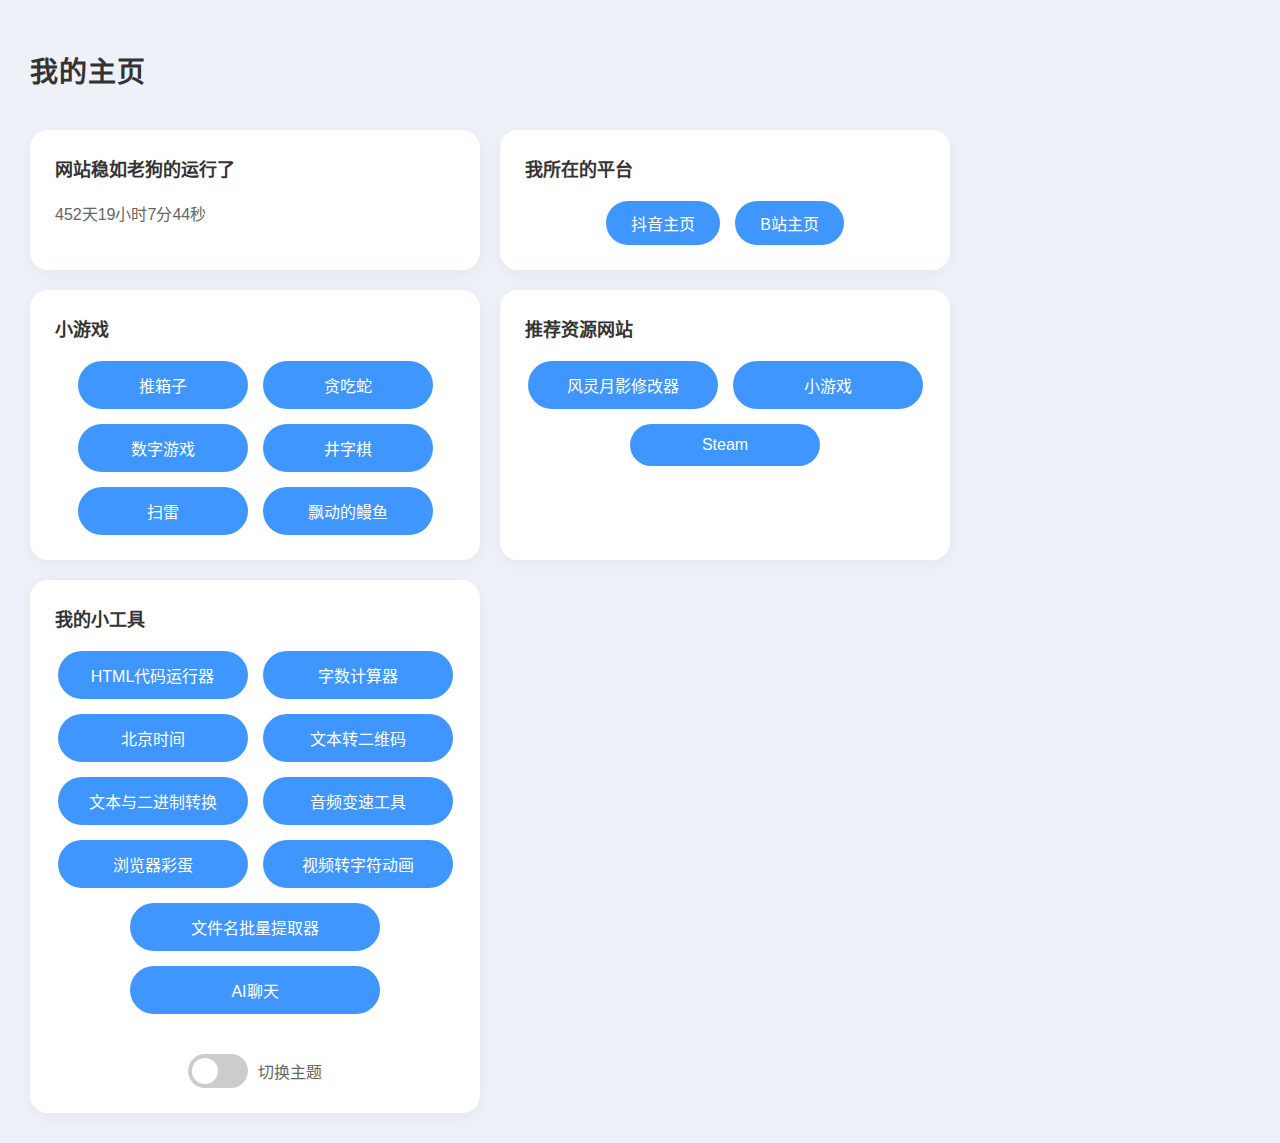
<file: index.html>
<!DOCTYPE html>
<html lang="zh-CN">
<head>
    <meta charset="UTF-8">
    <meta name="viewport" content="width=device-width, initial-scale=1.0">
    <title>我的主页</title>
    <style>
        /* 整体样式 */
        body {
            font-family: 'Microsoft YaHei', sans-serif;
            background-color: #eef2f8;
            margin: 0;
            padding: 30px;
            color: #333;
        }
        
        /* 暗色主题 */
        body.dark-theme {
            background-color: #1f1f1f;
            color: #f0f0f0;
        }
        
        body.dark-theme .card {
            background-color: #2d2d2d;
            box-shadow: 0 4px 20px rgba(0, 0, 0, 0.3);
        }
        
        body.dark-theme .card-title {
            color: #e0e0e0;
        }
        
        body.dark-theme .timer {
            color: #cccccc;
        }
        
        body.dark-theme .site-header h1 {
            color: #f0f0f0;
        }
        
        body.dark-theme .theme-switch-label {
            color: #cccccc;
        }
        
        /* 暗色主题下渣男绿茶卡片样式 */
        body.dark-theme #sweet-text-container {
            background-color: #2a2a2a;
            color: #e0e0e0;
        }
        
        body.dark-theme .card .text-muted {
            color: #aaaaaa !important;
        }
        
        /* 页面标题 */
        .site-header {
            text-align: left;
            padding: 20px 0 40px 0;
        }
        
        .site-header h1 {
            font-size: 28px;
            margin: 0;
            font-weight: 600;
            letter-spacing: 1px;
            color: #333;
        }
        
        /* 卡片容器 */
        .cards-container {
            display: flex;
            flex-wrap: wrap;
            gap: 20px;
            max-width: 1200px;
        }
        
        /* 单个卡片样式 */
        .card {
            background-color: white;
            border-radius: 18px;
            box-shadow: 0 4px 20px rgba(0, 0, 0, 0.05);
            overflow: hidden;
            width: 100%;
            max-width: 400px;
            padding: 25px;
        }
        
        .card-title {
            font-size: 18px;
            font-weight: 600;
            color: #333;
            margin-bottom: 20px;
        }
        
        .timer {
            font-size: 16px;
            color: #666;
            font-weight: 500;
        }
        
        /* 平台按钮样式 */
        .platform-buttons {
            display: flex;
            flex-wrap: wrap;
            justify-content: center;
            gap: 15px;
            margin-top: 15px;
        }
        
        .platform-btn {
            background-color: #4096ff;
            color: white;
            border: none;
            border-radius: 100px;
            padding: 10px 25px;
            font-size: 16px;
            cursor: pointer;
            transition: background-color 0.3s;
            text-decoration: none;
            font-weight: 500;
        }
        
        .platform-btn:hover {
            background-color: #2a7de1;
        }
        
        /* 游戏按钮网格 */
        .games-grid {
            display: flex;
            flex-wrap: wrap;
            gap: 15px;
            margin-top: 15px;
            justify-content: center;
        }
        
        .game-btn {
            background-color: #4096ff;
            color: white;
            border: none;
            border-radius: 100px;
            padding: 12px 25px;
            font-size: 16px;
            cursor: pointer;
            transition: background-color 0.3s;
            text-decoration: none;
            min-width: 120px;
            text-align: center;
        }
        
        .game-btn:hover {
            background-color: #2a7de1;
        }
        
        /* 小工具按钮样式 */
        .tools-grid {
            display: flex;
            flex-wrap: wrap;
            gap: 15px;
            margin-top: 15px;
            justify-content: center;
        }
        
        .tool-btn {
            background-color: #4096ff;
            color: white;
            border: none;
            border-radius: 100px;
            padding: 12px 25px;
            font-size: 16px;
            cursor: pointer;
            transition: background-color 0.3s;
            text-decoration: none;
            min-width: 140px;
            text-align: center;
        }
        
        .tool-btn.wide {
            min-width: 200px;
        }
        
        .tool-btn:hover {
            background-color: #2a7de1;
        }
        
        /* 主题切换开关 */
        .theme-switch-wrapper {
            display: flex;
            align-items: center;
            justify-content: center;
            margin-top: 40px;
        }
        
        .theme-switch {
            display: inline-block;
            height: 34px;
            position: relative;
            width: 60px;
        }
        
        .theme-switch input {
            display: none;
        }
        
        .slider {
            background-color: #ccc;
            bottom: 0;
            cursor: pointer;
            left: 0;
            position: absolute;
            right: 0;
            top: 0;
            transition: .4s;
            border-radius: 34px;
        }
        
        .slider:before {
            background-color: white;
            bottom: 4px;
            content: "";
            height: 26px;
            left: 4px;
            position: absolute;
            transition: .4s;
            width: 26px;
            border-radius: 50%;
        }
        
        input:checked + .slider {
            background-color: #2196F3;
        }
        
        input:checked + .slider:before {
            transform: translateX(26px);
        }
        
        .theme-switch-label {
            margin-left: 10px;
            font-size: 16px;
            color: #666;
        }
        
        /* 响应式设计 */
        @media (max-width: 768px) {
            body {
                padding: 20px;
            }
            
            .card {
                max-width: 100%;
            }
        }
    </style>
</head>
<body>
    <!-- 网站标题 -->
    <header class="site-header">
        <h1>我的主页</h1>
    </header>
    
    <!-- 卡片容器 -->
    <div class="cards-container">
        <!-- 运行时间卡片 -->
        <div class="card">
            <div class="card-title">网站稳如老狗的运行了</div>
            <div class="timer" id="running-time">58天7小时35分钟17秒</div>
        </div>
        
        <!-- 平台卡片 -->
        <div class="card">
            <div class="card-title">我所在的平台</div>
            <div class="platform-buttons">
                <a href="https://www.douyin.com/user/MS4wLjABAAAA8U_l6rBzmy7bcy6xOJel4v0RzoR_wfAubGPeJimN__4?enter_from=general_search&enter_method=general_search&extra_params=%7B%22search_params%22%3A%7B%22search_result_id%22%3A%22104255897823%22%2C%22relation_tag%22%3A1%2C%22log_pb%22%3A%7B%22impr_id%22%3A%2220250428130944F8C5566936598E384F21%22%7D%2C%22search_type%22%3A%22general%22%2C%22impr_id%22%3A%2220250428130944F8C5566936598E384F21%22%2C%22search_id%22%3A%2220250428130944F8C5566936598E384F21%22%2C%22search_keyword%22%3A%22%E4%BA%BA%E6%B0%91%E6%97%A5%E6%8A%A5%22%2C%22token_type%22%3A%22discover_list%22%7D%7D&from_tab_name=main" target="_blank" class="platform-btn">抖音主页</a>
                <a href="https://space.bilibili.com/3546717282634121?spm_id_from=333.1007.0.0" target="_blank" class="platform-btn">B站主页</a>
            </div>
        </div>
        
        <!-- 小游戏卡片 -->
        <div class="card">
            <div class="card-title">小游戏</div>
            <div class="games-grid">
                <a href="推箱子.html" class="game-btn">推箱子</a>
                <a href="贪吃蛇.html" class="game-btn">贪吃蛇</a>
                <a href="Math.html" class="game-btn">数字游戏</a>
                <a href="井字棋.html" class="game-btn">井字棋</a>
                <a href="扫雷.html" class="game-btn">扫雷</a>
                <a href="http://www.staggeringbeauty.com/" class="game-btn">飘动的鳗鱼</a>
            </div>
        </div>
        
        <!-- 资源网站推荐卡片 -->
        <div class="card">
            <div class="card-title">推荐资源网站</div>
            <div class="tools-grid">
                <a href="https://flingtrainer.com/" class="tool-btn">风灵月影修改器</a>
                <a href="https://poki.com/zh" class="tool-btn">小游戏</a>
                <a href="https://store.steampowered.com/" class="tool-btn">Steam</a>
            </div>
        </div>
        
        <!-- 小玩意卡片 -->
        <div class="card">
            <div class="card-title">我的小工具</div>
            <div class="tools-grid">
                <a href="HTML代码运行器.html" class="tool-btn">HTML代码运行器</a>
                <a href="字数计算器.html" class="tool-btn">字数计算器</a>
                <a href="北京时间.html" class="tool-btn">北京时间</a>
                <a href="文本转二维码.html" class="tool-btn">文本转二维码</a>
                <a href="文本与二进制转换.html" class="tool-btn">文本与二进制转换</a>
                <a href="音频变速工具.html" class="tool-btn">音频变速工具</a>
                <a href="浏览器彩蛋.html" class="tool-btn">浏览器彩蛋</a>
                <a href="视频转字符动画.html" class="tool-btn">视频转字符动画</a>
                <a href="文件名批量提取器.html" class="tool-btn wide">文件名批量提取器</a>
                <a href="AI聊天.html" class="tool-btn wide">AI聊天</a>
            </div>
            
            <div class="theme-switch-wrapper">
                <label class="theme-switch" for="checkbox">
                    <input type="checkbox" id="checkbox" />
                    <div class="slider"></div>
                </label>
                <span class="theme-switch-label">切换主题</span>
            </div>
        </div>
        <!-- 未来可添加更多卡片 -->
    </div>

    <script>
        
        const now = new Date();
        const startTime = new Date('2025-04-28').getTime(); 
        
        // 更新运行时间的函数
        function updateRunningTime() {
            const currentTime = new Date().getTime();
            const difference = currentTime - startTime;
            
            // 计算天数、小时、分钟和秒数
            const days = Math.floor(difference / (1000 * 60 * 60 * 24));
            const hours = Math.floor((difference % (1000 * 60 * 60 * 24)) / (1000 * 60 * 60));
            const minutes = Math.floor((difference % (1000 * 60 * 60)) / (1000 * 60));
            const seconds = Math.floor((difference % (1000 * 60)) / 1000);
            
            // 更新显示
            document.getElementById('running-time').textContent = 
                `${days}天${hours}小时${minutes}分${seconds}秒`;
        }
        
        // 页面加载完成后立即更新一次
        updateRunningTime();
        
        // 每秒更新一次
        setInterval(updateRunningTime, 1000);
        
        // 主题切换功能
        const checkbox = document.getElementById('checkbox');
        
        checkbox.addEventListener('change', function() {
            document.body.classList.toggle('dark-theme');
        });
        
        
        // 初始化加载
        getSweetNothings(currentGenderType);
        
        // 点击事件处理
        maleBtn.addEventListener('click', () => {
            currentGenderType = 'M';
            getSweetNothings(currentGenderType);
            
            // 更新按钮样式
            maleBtn.style.backgroundColor = '#4096ff';
            femaleBtn.style.backgroundColor = '#ff6b9a';
        });
        
        femaleBtn.addEventListener('click', () => {
            currentGenderType = 'F';
            getSweetNothings(currentGenderType);
            
            // 更新按钮样式
            maleBtn.style.backgroundColor = '#92afd7';
            femaleBtn.style.backgroundColor = '#ff4081';
        });
        
        refreshBtn.addEventListener('click', () => {
            getSweetNothings(currentGenderType);
        });
    </script>
</body>
</html>
</file>
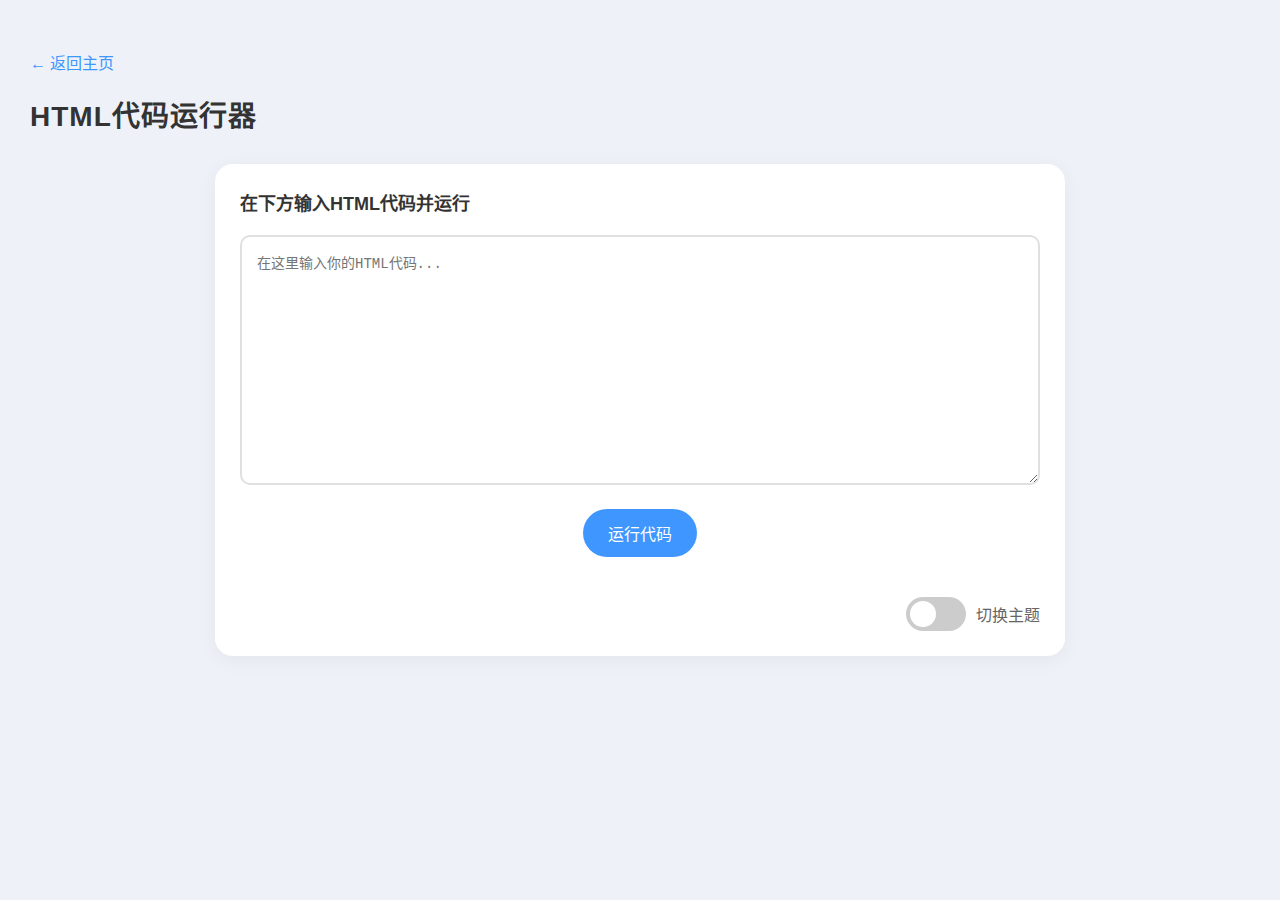
<file: HTML代码运行器.html>
<!DOCTYPE html>
<html lang="zh-CN">
<head>
    <meta charset="UTF-8">
    <meta name="viewport" content="width=device-width, initial-scale=1.0">
    <title>HTML代码运行器</title>
    <style>
        /* 整体样式 */
        body {
            font-family: 'Microsoft YaHei', sans-serif;
            background-color: #eef2f8;
            margin: 0;
            padding: 30px;
            color: #333;
            transition: all 0.3s ease;
        }
        
        /* 暗色主题 */
        body.dark-theme {
            background-color: #1f1f1f;
            color: #f0f0f0;
        }
        
        /* 页面标题 */
        .site-header {
            text-align: left;
            padding: 20px 0 30px 0;
        }
        
        .site-header h1 {
            font-size: 28px;
            margin: 0;
            font-weight: 600;
            letter-spacing: 1px;
            color: #333;
        }
        
        body.dark-theme .site-header h1 {
            color: #f0f0f0;
        }
        
        /* 卡片样式 */
        .card {
            background-color: white;
            border-radius: 18px;
            box-shadow: 0 4px 20px rgba(0, 0, 0, 0.05);
            overflow: hidden;
            width: 100%;
            max-width: 800px;
            padding: 25px;
            margin: 0 auto;
        }
        
        body.dark-theme .card {
            background-color: #2d2d2d;
            box-shadow: 0 4px 20px rgba(0, 0, 0, 0.3);
        }
        
        .card-title {
            font-size: 18px;
            font-weight: 600;
            color: #333;
            margin-bottom: 20px;
        }
        
        body.dark-theme .card-title {
            color: #e0e0e0;
        }
        
        /* 代码输入框 */
        #code {
            width: 100%;
            height: 250px;
            padding: 15px;
            font-family: 'Courier New', Courier, monospace;
            font-size: 14px;
            box-sizing: border-box;
            border: 2px solid #e0e0e0;
            border-radius: 10px;
            resize: vertical;
            background-color: white;
            color: #333;
            transition: all 0.3s ease;
            margin-bottom: 20px;
        }
        
        body.dark-theme #code {
            background-color: #3d3d3d;
            border-color: #444;
            color: #f0f0f0;
        }
        
        #code:focus {
            border-color: #4096ff;
            outline: none;
        }
        
        /* 按钮样式 */
        .action-btn {
            background-color: #4096ff;
            color: white;
            border: none;
            border-radius: 100px;
            padding: 12px 25px;
            font-size: 16px;
            cursor: pointer;
            transition: background-color 0.3s;
            font-weight: 500;
            display: block;
            margin: 0 auto;
        }
        
        .action-btn:hover {
            background-color: #2a7de1;
        }
        
        /* 主题切换开关 */
        .theme-switch-wrapper {
            display: flex;
            align-items: center;
            justify-content: flex-end;
            margin-top: 40px;
        }
        
        .theme-switch {
            display: inline-block;
            height: 34px;
            position: relative;
            width: 60px;
        }
        
        .theme-switch input {
            display: none;
        }
        
        .slider {
            background-color: #ccc;
            bottom: 0;
            cursor: pointer;
            left: 0;
            position: absolute;
            right: 0;
            top: 0;
            transition: .4s;
            border-radius: 34px;
        }
        
        .slider:before {
            background-color: white;
            bottom: 4px;
            content: "";
            height: 26px;
            left: 4px;
            position: absolute;
            transition: .4s;
            width: 26px;
            border-radius: 50%;
        }
        
        input:checked + .slider {
            background-color: #2196F3;
        }
        
        input:checked + .slider:before {
            transform: translateX(26px);
        }
        
        .theme-switch-label {
            margin-left: 10px;
            font-size: 16px;
            color: #666;
        }
        
        body.dark-theme .theme-switch-label {
            color: #cccccc;
        }
        
        /* 返回按钮 */
        .back-link {
            display: inline-block;
            margin-bottom: 20px;
            color: #4096ff;
            text-decoration: none;
            font-weight: 500;
            transition: color 0.3s;
        }
        
        .back-link:hover {
            color: #2a7de1;
        }
        
        body.dark-theme .back-link {
            color: #5baeff;
        }
        
        body.dark-theme .back-link:hover {
            color: #8ac5ff;
        }
        
        /* 响应式设计 */
        @media (max-width: 768px) {
            body {
                padding: 20px;
            }
            
            .card {
                padding: 20px;
            }
        }
    </style>
</head>
<body>
    <!-- 网站标题 -->
    <header class="site-header">
        <a href="../mycode.html" class="back-link">← 返回主页</a>
        <h1>HTML代码运行器</h1>
    </header>
    
    <!-- 主要内容卡片 -->
    <div class="card">
        <div class="card-title">在下方输入HTML代码并运行</div>
        <textarea id="code" placeholder="在这里输入你的HTML代码..."></textarea>
        <button id="run" class="action-btn">运行代码</button>
        
        <!-- 主题切换开关 -->
        <div class="theme-switch-wrapper">
            <label class="theme-switch" for="checkbox">
                <input type="checkbox" id="checkbox" />
                <div class="slider"></div>
            </label>
            <span class="theme-switch-label">切换主题</span>
        </div>
    </div>

    <script>
        // 运行代码功能
        document.getElementById('run').addEventListener('click', function() {
            const code = document.getElementById('code').value;
            const blob = new Blob([code], { type: 'text/html' });
            const url = URL.createObjectURL(blob);
            window.open(url, '_blank');
        });
        
        // 主题切换功能
        const checkbox = document.getElementById('checkbox');
        
        // 检查是否有保存的主题设置
        if (localStorage.getItem('darkTheme') === 'true') {
            document.body.classList.add('dark-theme');
            checkbox.checked = true;
        }
        
        checkbox.addEventListener('change', function() {
            if (this.checked) {
                document.body.classList.add('dark-theme');
                localStorage.setItem('darkTheme', 'true');
            } else {
                document.body.classList.remove('dark-theme');
                localStorage.setItem('darkTheme', 'false');
            }
        });
    </script>
</body>
</html>
</file>
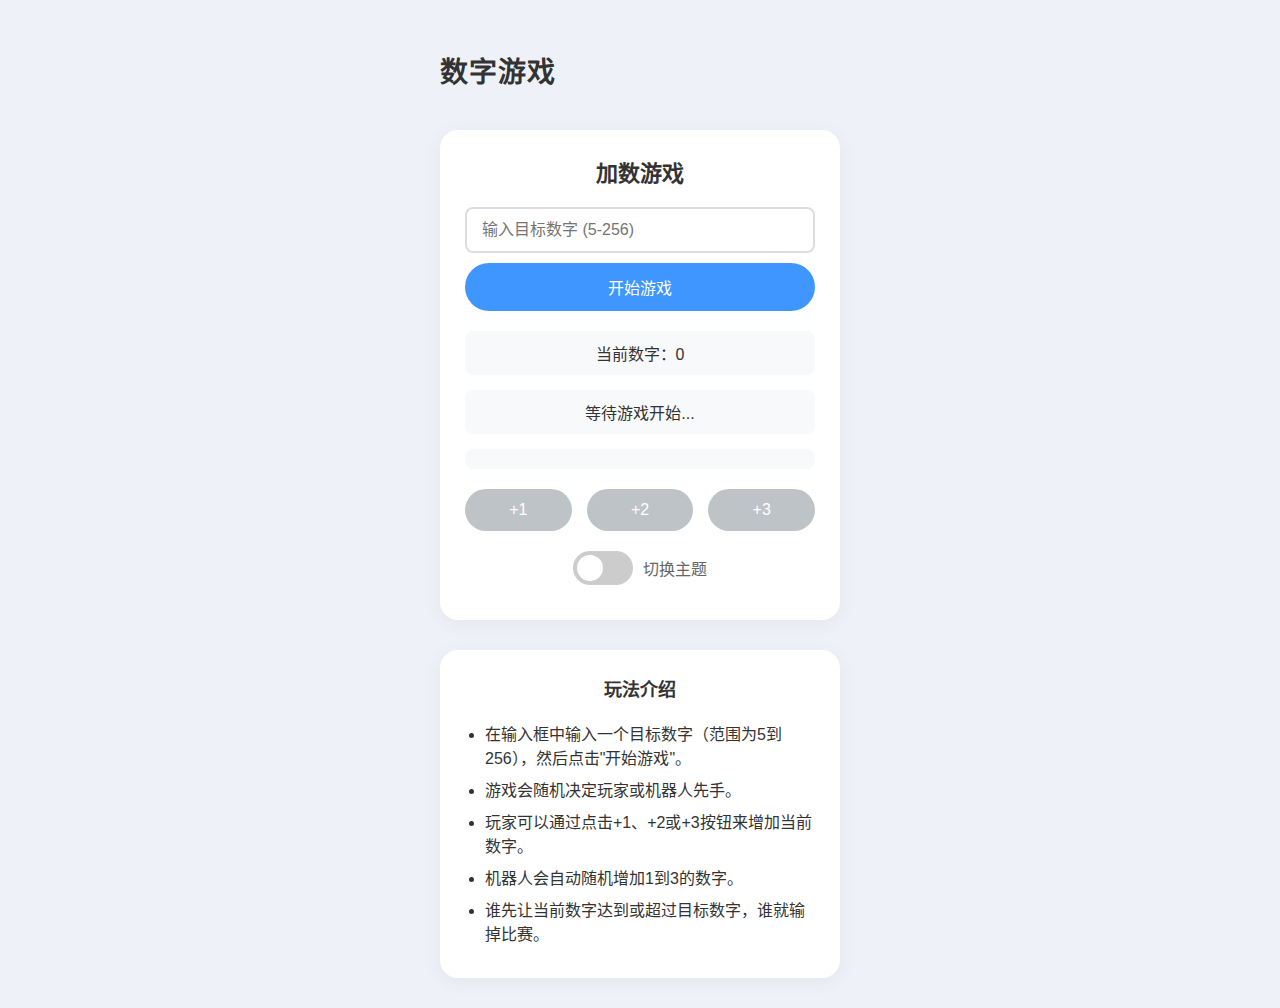
<file: Math.html>
<!DOCTYPE html>
<html lang="zh-CN">
<head>
    <meta charset="UTF-8">
    <meta name="viewport" content="width=device-width, initial-scale=1.0">
    <title>数字游戏</title>
    <style>
        /* 整体样式 */
        body {
            font-family: 'Microsoft YaHei', sans-serif;
            background-color: #eef2f8;
            margin: 0;
            padding: 30px;
            color: #333;
            display: flex;
            flex-direction: column;
            align-items: center;
            min-height: 100vh;
            box-sizing: border-box;
        }
        
        /* 暗色主题 */
        body.dark-theme {
            background-color: #1f1f1f;
            color: #f0f0f0;
        }
        
        .site-header {
            text-align: left;
            padding: 20px 0 40px 0;
            width: 100%;
            max-width: 400px;
        }
        
        .site-header h1 {
            font-size: 28px;
            margin: 0;
            font-weight: 600;
            letter-spacing: 1px;
            color: #333;
        }
        
        body.dark-theme .site-header h1 {
            color: #f0f0f0;
        }
        
        /* 游戏容器 */
        .game-container {
            background-color: white;
            border-radius: 18px;
            box-shadow: 0 4px 20px rgba(0, 0, 0, 0.05);
            width: 100%;
            max-width: 400px;
            padding: 25px;
            box-sizing: border-box;
            transition: all 0.3s ease;
        }
        
        body.dark-theme .game-container {
            background-color: #2d2d2d;
            box-shadow: 0 4px 20px rgba(0, 0, 0, 0.3);
        }
        
        .game-container:hover {
            box-shadow: 0 15px 35px rgba(0, 0, 0, 0.2);
            transform: translateY(-5px);
        }
        
        h2 {
            text-align: center;
            margin-top: 0;
            margin-bottom: 20px;
            font-size: 22px;
            font-weight: 600;
            color: #333;
        }
        
        body.dark-theme h2 {
            color: #e0e0e0;
        }
        
        .input-group {
            margin-bottom: 20px;
            width: 100%;
        }
        
        input {
            width: 100%;
            padding: 12px 15px;
            border: 2px solid #ddd;
            border-radius: 8px;
            font-size: 16px;
            margin-bottom: 10px;
            box-sizing: border-box;
            transition: all 0.3s;
            background: white;
            color: #333;
        }
        
        body.dark-theme input {
            border-color: #4a4a4a;
            background-color: #2d2d2d;
            color: #f0f0f0;
        }
        
        input:focus {
            border-color: #4096ff;
            outline: none;
            box-shadow: 0 0 8px rgba(64, 150, 255, 0.3);
        }
        
        button {
            width: 100%;
            padding: 12px 20px;
            font-size: 16px;
            border: none;
            border-radius: 100px;
            background-color: #4096ff;
            color: white;
            cursor: pointer;
            transition: all 0.3s;
            font-weight: 500;
        }
        
        button:hover {
            background-color: #2a7de1;
            transform: translateY(-2px);
            box-shadow: 0 4px 8px rgba(0, 0, 0, 0.1);
        }
        
        button:disabled {
            background-color: #bdc3c7;
            cursor: not-allowed;
            transform: none;
            box-shadow: none;
        }
        
        body.dark-theme button:disabled {
            background-color: #5d5d5d;
        }
        
        .status {
            margin: 15px 0;
            font-weight: 500;
            text-align: center;
            padding: 10px;
            border-radius: 8px;
            background-color: #f8f9fa;
            color: #333;
        }
        
        body.dark-theme .status {
            background-color: #3d3d3d;
            color: #e0e0e0;
        }
        
        .robot-action {
            color: #666;
            font-style: italic;
            margin-top: 10px;
        }
        
        body.dark-theme .robot-action {
            color: #cccccc;
        }
        
        .buttons {
            display: flex;
            gap: 15px;
            justify-content: center;
            margin: 20px 0;
        }
        
        .btn-group button {
            flex: 1;
        }
        
        /* 游戏说明 */
        .instructions {
            margin-top: 30px;
            padding: 25px;
            background-color: white;
            border-radius: 18px;
            box-shadow: 0 4px 20px rgba(0, 0, 0, 0.05);
            width: 100%;
            max-width: 400px;
            box-sizing: border-box;
        }
        
        body.dark-theme .instructions {
            background-color: #2d2d2d;
            box-shadow: 0 4px 20px rgba(0, 0, 0, 0.3);
        }
        
        .instructions h3 {
            margin-top: 0;
            text-align: center;
            font-size: 18px;
            font-weight: 600;
            color: #333;
            margin-bottom: 20px;
        }
        
        body.dark-theme .instructions h3 {
            color: #e0e0e0;
        }
        
        .instructions ul {
            padding-left: 20px;
            margin-bottom: 0;
            color: #333;
        }
        
        body.dark-theme .instructions ul {
            color: #f0f0f0;
        }
        
        .instructions li {
            margin-bottom: 8px;
        }
        
        /* 主题切换开关 */
        .theme-switch-wrapper {
            display: flex;
            align-items: center;
            justify-content: center;
            margin-top: 20px;
            margin-bottom: 10px;
        }
        
        .theme-switch {
            display: inline-block;
            height: 34px;
            position: relative;
            width: 60px;
        }
        
        .theme-switch input {
            display: none;
        }
        
        .slider {
            background-color: #ccc;
            bottom: 0;
            cursor: pointer;
            left: 0;
            position: absolute;
            right: 0;
            top: 0;
            transition: .4s;
            border-radius: 34px;
        }
        
        .slider:before {
            background-color: white;
            bottom: 4px;
            content: "";
            height: 26px;
            left: 4px;
            position: absolute;
            transition: .4s;
            width: 26px;
            border-radius: 50%;
        }
        
        input:checked + .slider {
            background-color: #2196F3;
        }
        
        input:checked + .slider:before {
            transform: translateX(26px);
        }
        
        .theme-switch-label {
            margin-left: 10px;
            font-size: 16px;
            color: #666;
        }
        
        body.dark-theme .theme-switch-label {
            color: #cccccc;
        }
        
        /* 响应式设计 */
        @media (max-width: 768px) {
            body {
                padding: 20px;
            }
            
            .game-container,
            .instructions {
                max-width: 100%;
            }
        }
    </style>
</head>
<body>
    <!-- 网站标题 -->
    <header class="site-header">
        <h1>数字游戏</h1>
    </header>

    <div class="game-container">
        <h2>加数游戏</h2>
        <div class="input-group">
            <input type="number" id="targetNumber" placeholder="输入目标数字 (5-256)">
            <button id="startButton" onclick="startGame()">开始游戏</button>
        </div>
        <div class="status" id="currentNumber">当前数字：0</div>
        <div class="status" id="gameStatus">等待游戏开始...</div>
        <div class="status robot-action" id="robotAction"></div>
        <div class="buttons btn-group">
            <button id="btn1" onclick="playerTurn(1)" disabled>+1</button>
            <button id="btn2" onclick="playerTurn(2)" disabled>+2</button>
            <button id="btn3" onclick="playerTurn(3)" disabled>+3</button>
        </div>
        
        <div class="theme-switch-wrapper">
            <label class="theme-switch" for="checkbox">
                <input type="checkbox" id="checkbox" />
                <div class="slider"></div>
            </label>
            <span class="theme-switch-label">切换主题</span>
        </div>
    </div>

    <div class="instructions">
        <h3>玩法介绍</h3>
        <ul>
            <li>在输入框中输入一个目标数字（范围为5到256），然后点击"开始游戏"。</li>
            <li>游戏会随机决定玩家或机器人先手。</li>
            <li>玩家可以通过点击+1、+2或+3按钮来增加当前数字。</li>
            <li>机器人会自动随机增加1到3的数字。</li>
            <li>谁先让当前数字达到或超过目标数字，谁就输掉比赛。</li>
        </ul>
    </div>

    <script>
        let target = 0;
        let currentNumber = 0;
        let isPlayerTurn = false;
        let gameActive = false;
        let lastRobotAction = 0;

        function startGame() {
            const targetInput = document.getElementById('targetNumber');
            const startButton = document.getElementById('startButton');
            target = parseInt(targetInput.value);
            
            if (isNaN(target) || target < 5 || target > 256) {
                alert("请输入有效的目标数字（范围为5到256）");
                return;
            }

            targetInput.disabled = true;
            startButton.disabled = true;
            currentNumber = 0;
            gameActive = true;
            document.getElementById('currentNumber').textContent = `当前数字：${currentNumber}`;
            document.getElementById('robotAction').textContent = "";
            
            isPlayerTurn = Math.random() < 0.5;
            document.getElementById('gameStatus').textContent = isPlayerTurn ? 
                "玩家回合！" : "机器人回合...";
            
            updateButtonState();
            if (!isPlayerTurn) {
                setTimeout(robotTurn, 1000);
            }
        }

        function playerTurn(num) {
            if (!gameActive || !isPlayerTurn) return;
            
            currentNumber += num;
            updateGameState();
            
            if (checkLoss()) {
                gameOver(true);
                return;
            }
            
            isPlayerTurn = false;
            document.getElementById('gameStatus').textContent = "机器人回合...";
            updateButtonState();
            setTimeout(robotTurn, 1000);
        }

        function robotTurn() {
            if (!gameActive || isPlayerTurn) return;
            
            const difference = target - currentNumber;
            let add = 1;
            if (difference > 1) {
                add = Math.floor(Math.random() * 3) + 1;
            }
            
            currentNumber += add;
            lastRobotAction = add;
            document.getElementById('gameStatus').textContent = `机器人加了${add}`;
            updateGameState();
            
            if (checkLoss()) {
                gameOver(false);
                return;
            }
            
            isPlayerTurn = true;
            document.getElementById('gameStatus').textContent = "玩家回合！";
            document.getElementById('robotAction').textContent = `上一次机器人加了：${lastRobotAction}`;
            updateButtonState();
        }

        function checkLoss() {
            return currentNumber >= target;
        }

        function gameOver(isPlayer) {
            gameActive = false;
            updateButtonState();
            document.getElementById('targetNumber').disabled = false;
            document.getElementById('startButton').disabled = false;
            document.getElementById('gameStatus').textContent = isPlayer ? 
                "玩家输了！游戏结束！" : "机器人输了！你赢了！";
            document.getElementById('robotAction').textContent = "";
        }

        function updateGameState() {
            document.getElementById('currentNumber').textContent = `当前数字：${currentNumber}`;
            updateButtonState();
        }

        function updateButtonState() {
            const difference = target - currentNumber;
            const btn1 = document.getElementById('btn1');
            const btn2 = document.getElementById('btn2');
            const btn3 = document.getElementById('btn3');

            if (!gameActive) {
                btn1.disabled = true;
                btn2.disabled = true;
                btn3.disabled = true;
                return;
            }

            if (isPlayerTurn) {
                btn1.disabled = false;
                btn2.disabled = difference <= 1;
                btn3.disabled = difference <= 2;
            } else {
                btn1.disabled = true;
                btn2.disabled = true;
                btn3.disabled = true;
            }
        }
        
        // 主题切换功能
        const checkbox = document.getElementById('checkbox');
        
        checkbox.addEventListener('change', function() {
            document.body.classList.toggle('dark-theme');
        });
    </script>
</body>
</html>
</file>
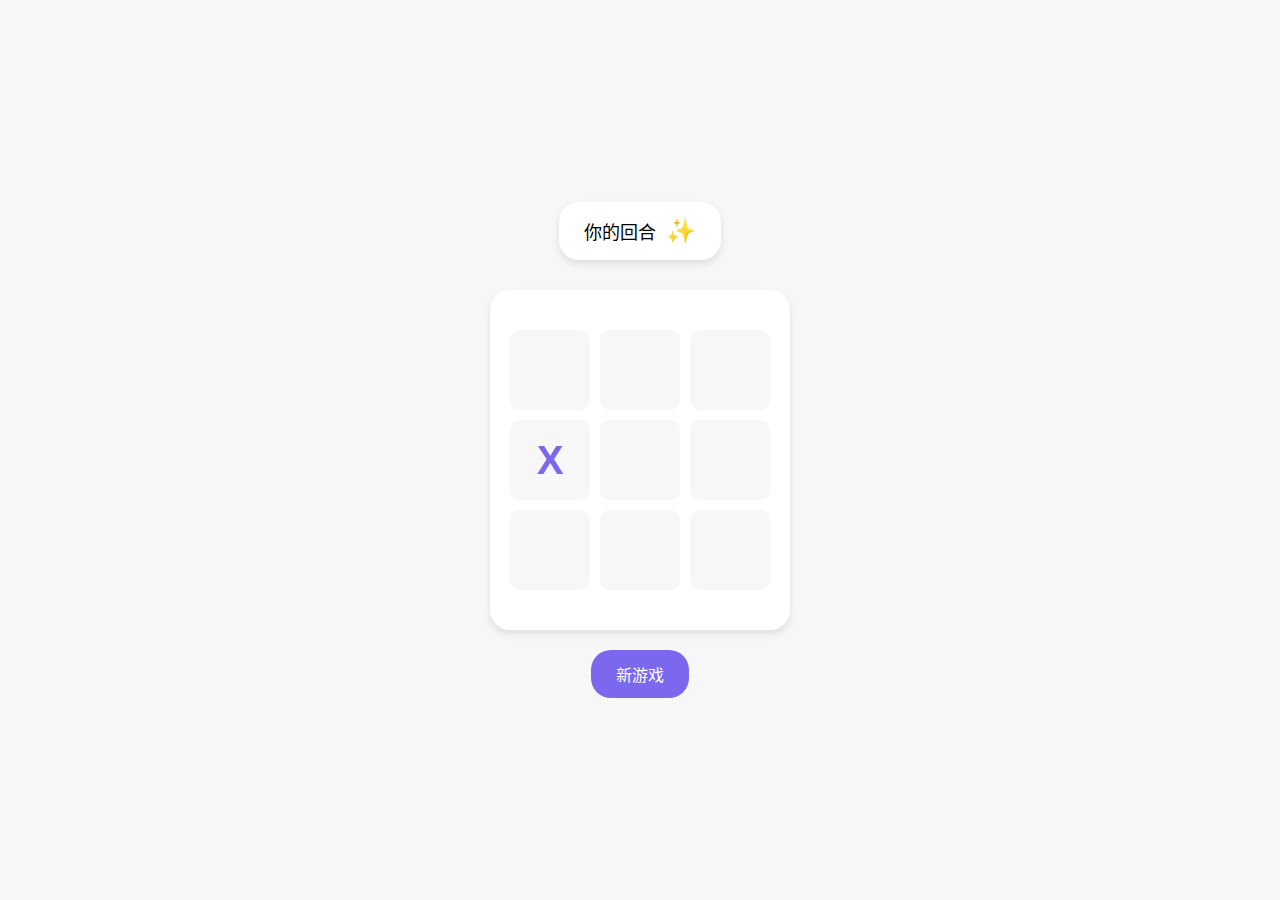
<file: 井字棋.html>
<!DOCTYPE html>
<html lang="zh-CN">
<head>
    <meta charset="UTF-8">
    <meta name="viewport" content="width=device-width, initial-scale=1.0">
    <title>井字棋游戏</title>
    <style>
        body {
            font-family: Arial, sans-serif;
            display: flex;
            flex-direction: column;
            align-items: center;
            justify-content: center;
            height: 100vh;
            margin: 0;
            background-color: #f7f7f7;
        }
        
        .response {
            background-color: white;
            border-radius: 20px;
            padding: 15px 25px;
            margin-bottom: 30px;
            box-shadow: 0 4px 8px rgba(0, 0, 0, 0.1);
            display: flex;
            align-items: center;
        }
        
        .response-text {
            font-size: 18px;
            margin-right: 10px;
        }
        
        .sparkle {
            color: #ffc107;
            font-size: 24px;
        }
        
        .game-container {
            background-color: white;
            border-radius: 20px;
            padding: 20px;
            box-shadow: 0 4px 8px rgba(0, 0, 0, 0.1);
            display: flex;
            flex-direction: column;
            align-items: center;
            margin-bottom: 20px;
        }
        
        .board {
            display: grid;
            grid-template-columns: repeat(3, 1fr);
            grid-template-rows: repeat(3, 1fr);
            gap: 10px;
            margin: 20px 0;
        }
        
        .cell {
            width: 80px;
            height: 80px;
            background-color: #f7f7f7;
            border-radius: 10px;
            display: flex;
            align-items: center;
            justify-content: center;
            font-size: 40px;
            font-weight: bold;
            color: #7b68ee;
            cursor: pointer;
            transition: background-color 0.2s;
        }
        
        .cell:hover {
            background-color: #f0f0f0;
        }
        
        .new-game {
            background-color: #7b68ee;
            color: white;
            border: none;
            border-radius: 20px;
            padding: 12px 25px;
            font-size: 16px;
            cursor: pointer;
            transition: background-color 0.2s;
        }
        
        .new-game:hover {
            background-color: #6a5acd;
        }
        
        .x {
            color: #7b68ee;
        }
        
        .o {
            color: #7b68ee;
        }
    </style>
</head>
<body>
    <div class="response">
        <div class="response-text">你的回合</div>
        <div class="sparkle">✨</div>
    </div>
    
    <div class="game-container">
        <div class="board" id="board">
            <div class="cell" data-index="0"></div>
            <div class="cell" data-index="1"></div>
            <div class="cell" data-index="2"></div>
            <div class="cell" data-index="3"></div>
            <div class="cell" data-index="4"></div>
            <div class="cell" data-index="5"></div>
            <div class="cell" data-index="6"></div>
            <div class="cell" data-index="7"></div>
            <div class="cell" data-index="8"></div>
        </div>
    </div>
    
    <button class="new-game" id="newGame">新游戏</button>
    
    <script>
        document.addEventListener('DOMContentLoaded', () => {
            const board = document.getElementById('board');
            const cells = document.querySelectorAll('.cell');
            const newGameBtn = document.getElementById('newGame');
            const responseText = document.querySelector('.response-text');
            
            let currentPlayer = '';
            let gameBoard = ['', '', '', '', '', '', '', '', ''];
            let gameActive = true;
            let playerSymbol = '';
            let computerSymbol = '';
            
            // 胜利条件
            const winPatterns = [
                [0, 1, 2], [3, 4, 5], [6, 7, 8], // 横向
                [0, 3, 6], [1, 4, 7], [2, 5, 8], // 纵向
                [0, 4, 8], [2, 4, 6]             // 对角线
            ];
            
            // 初始化游戏
            function initGame() {
                gameBoard = ['', '', '', '', '', '', '', '', ''];
                gameActive = true;
                
                // 随机决定玩家使用X或O
                playerSymbol = Math.random() < 0.5 ? 'X' : 'O';
                computerSymbol = playerSymbol === 'X' ? 'O' : 'X';
                currentPlayer = 'X'; // 游戏始终由X先行
                
                responseText.textContent = currentPlayer === playerSymbol ? '你的回合' : '电脑回合';
                
                cells.forEach(cell => {
                    cell.textContent = '';
                    cell.classList.remove('x', 'o');
                });
                
                // 如果电脑先行(电脑是X)，则自动落子
                if (computerSymbol === 'X') {
                    setTimeout(computerMove, 500);
                }
            }
            
            // 处理落子
            function handleCellClick(e) {
                const cell = e.target;
                const index = parseInt(cell.getAttribute('data-index'));
                
                // 确保是玩家的回合
                if (currentPlayer !== playerSymbol || gameBoard[index] !== '' || !gameActive) return;
                
                gameBoard[index] = currentPlayer;
                cell.textContent = currentPlayer;
                cell.classList.add(currentPlayer.toLowerCase());
                
                if (checkWin()) {
                    responseText.textContent = `你赢了!`;
                    gameActive = false;
                    return;
                }
                
                if (checkDraw()) {
                    responseText.textContent = '平局!';
                    gameActive = false;
                    return;
                }
                
                // 切换到电脑回合
                currentPlayer = computerSymbol;
                responseText.textContent = '电脑回合';
                
                // 电脑自动落子
                setTimeout(computerMove, 500);
            }
            
            // 电脑落子
            function computerMove() {
                if (!gameActive || currentPlayer !== computerSymbol) return;
                
                // 简单AI：随机选择一个空位
                const emptyCells = gameBoard.reduce((acc, val, idx) => {
                    if (val === '') acc.push(idx);
                    return acc;
                }, []);
                
                if (emptyCells.length > 0) {
                    const randomIndex = emptyCells[Math.floor(Math.random() * emptyCells.length)];
                    gameBoard[randomIndex] = currentPlayer;
                    cells[randomIndex].textContent = currentPlayer;
                    cells[randomIndex].classList.add(currentPlayer.toLowerCase());
                    
                    if (checkWin()) {
                        responseText.textContent = `电脑赢了!`;
                        gameActive = false;
                        return;
                    }
                    
                    if (checkDraw()) {
                        responseText.textContent = '平局!';
                        gameActive = false;
                        return;
                    }
                    
                    // 切换到玩家回合
                    currentPlayer = playerSymbol;
                    responseText.textContent = '你的回合';
                }
            }
            
            // 检查是否胜利
            function checkWin() {
                return winPatterns.some(pattern => {
                    return pattern.every(index => {
                        return gameBoard[index] === currentPlayer;
                    });
                });
            }
            
            // 检查是否平局
            function checkDraw() {
                return !gameBoard.includes('');
            }
            
            // 事件监听
            cells.forEach(cell => {
                cell.addEventListener('click', handleCellClick);
            });
            
            newGameBtn.addEventListener('click', initGame);
            
            // 初始化游戏
            initGame();
        });
    </script>
</body>
</html>
</file>
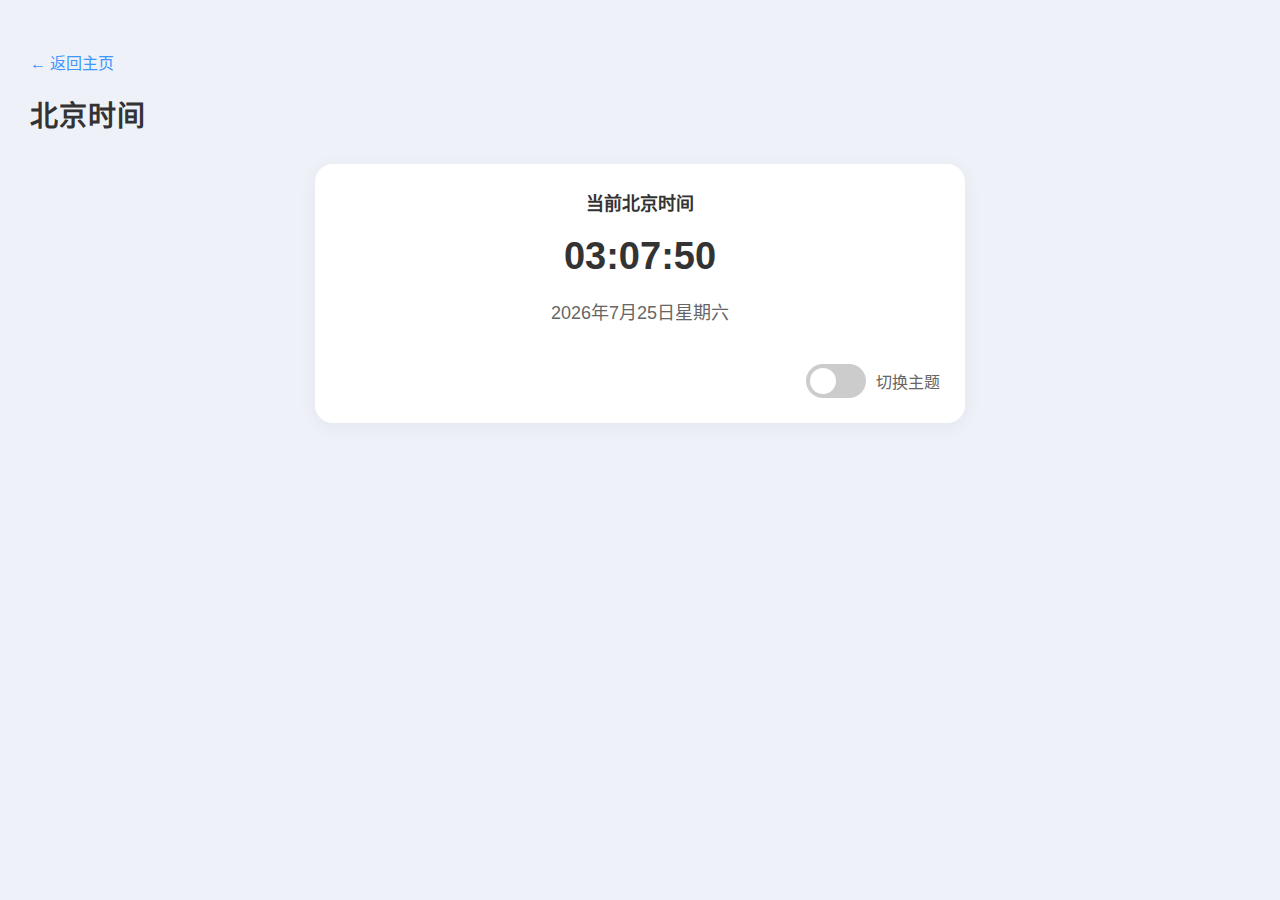
<file: 北京时间.html>
<!DOCTYPE html>
<html lang="zh-CN">

<head>
    <meta charset="UTF-8">
    <meta name="viewport" content="width=device-width, initial-scale=1.0">
    <title>北京时间</title>
    <style>
        /* 整体样式 */
        body {
            font-family: 'Microsoft YaHei', sans-serif;
            background-color: #eef2f8;
            margin: 0;
            padding: 30px;
            color: #333;
            transition: all 0.3s ease;
        }
        
        /* 暗色主题 */
        body.dark-theme {
            background-color: #1f1f1f;
            color: #f0f0f0;
        }
        
        /* 页面标题 */
        .site-header {
            text-align: left;
            padding: 20px 0 30px 0;
        }
        
        .site-header h1 {
            font-size: 28px;
            margin: 0;
            font-weight: 600;
            letter-spacing: 1px;
            color: #333;
        }
        
        body.dark-theme .site-header h1 {
            color: #f0f0f0;
        }
        
        /* 卡片样式 */
        .card {
            background-color: white;
            border-radius: 18px;
            box-shadow: 0 4px 20px rgba(0, 0, 0, 0.05);
            overflow: hidden;
            width: 100%;
            max-width: 600px;
            padding: 25px;
            margin: 0 auto;
        }
        
        body.dark-theme .card {
            background-color: #2d2d2d;
            box-shadow: 0 4px 20px rgba(0, 0, 0, 0.3);
        }
        
        .card-title {
            font-size: 18px;
            font-weight: 600;
            color: #333;
            margin-bottom: 20px;
            text-align: center;
        }
        
        body.dark-theme .card-title {
            color: #e0e0e0;
        }
        
        /* 时间显示 */
        #beijing-time {
            font-size: 38px;
            color: #333;
            font-weight: bold;
            margin-bottom: 20px;
            text-align: center;
        }
        
        body.dark-theme #beijing-time {
            color: #f0f0f0;
        }
        
        #date-display {
            font-size: 18px;
            color: #666;
            margin-bottom: 30px;
            text-align: center;
        }
        
        body.dark-theme #date-display {
            color: #cccccc;
        }
        
        /* 主题切换开关 */
        .theme-switch-wrapper {
            display: flex;
            align-items: center;
            justify-content: flex-end;
            margin-top: 40px;
        }
        
        .theme-switch {
            display: inline-block;
            height: 34px;
            position: relative;
            width: 60px;
        }
        
        .theme-switch input {
            display: none;
        }
        
        .slider {
            background-color: #ccc;
            bottom: 0;
            cursor: pointer;
            left: 0;
            position: absolute;
            right: 0;
            top: 0;
            transition: .4s;
            border-radius: 34px;
        }
        
        .slider:before {
            background-color: white;
            bottom: 4px;
            content: "";
            height: 26px;
            left: 4px;
            position: absolute;
            transition: .4s;
            width: 26px;
            border-radius: 50%;
        }
        
        input:checked + .slider {
            background-color: #2196F3;
        }
        
        input:checked + .slider:before {
            transform: translateX(26px);
        }
        
        .theme-switch-label {
            margin-left: 10px;
            font-size: 16px;
            color: #666;
        }
        
        body.dark-theme .theme-switch-label {
            color: #cccccc;
        }
        
        /* 返回按钮 */
        .back-link {
            display: inline-block;
            margin-bottom: 20px;
            color: #4096ff;
            text-decoration: none;
            font-weight: 500;
            transition: color 0.3s;
        }
        
        .back-link:hover {
            color: #2a7de1;
        }
        
        body.dark-theme .back-link {
            color: #5baeff;
        }
        
        body.dark-theme .back-link:hover {
            color: #8ac5ff;
        }
        
        /* 响应式设计 */
        @media (max-width: 768px) {
            body {
                padding: 20px;
            }
            
            .card {
                padding: 20px;
            }
            
            #beijing-time {
                font-size: 32px;
            }
            
            #date-display {
                font-size: 16px;
            }
        }
    </style>
</head>

<body>
    <!-- 网站标题 -->
    <header class="site-header">
        <a href="../mycode.html" class="back-link">← 返回主页</a>
        <h1>北京时间</h1>
    </header>
    
    <!-- 主要内容卡片 -->
    <div class="card">
        <div class="card-title">当前北京时间</div>
        <div id="beijing-time"></div>
        <div id="date-display"></div>
        
        <!-- 主题切换开关 -->
        <div class="theme-switch-wrapper">
            <label class="theme-switch" for="checkbox">
                <input type="checkbox" id="checkbox" />
                <div class="slider"></div>
            </label>
            <span class="theme-switch-label">切换主题</span>
        </div>
    </div>

    <script>
        function getBeijingTime() {
            const now = new Date();
            const options = {
                timeZone: 'Asia/Shanghai',
                hour: '2-digit',
                minute: '2-digit',
                second: '2-digit',
                hour12: false
            };
            return now.toLocaleString('zh-CN', options);
        }

        function getFormattedDate() {
            const now = new Date();
            const options = {
                timeZone: 'Asia/Shanghai',
                year: 'numeric',
                month: 'long',
                day: 'numeric',
                weekday: 'long'
            };
            return now.toLocaleString('zh-CN', options);
        }

        function updateTime() {
            const timeDiv = document.getElementById('beijing-time');
            const dateDiv = document.getElementById('date-display');
            timeDiv.textContent = getBeijingTime();
            dateDiv.textContent = getFormattedDate();
        }
        
        // 主题切换功能
        const checkbox = document.getElementById('checkbox');
        
        // 检查是否有保存的主题设置
        if (localStorage.getItem('darkTheme') === 'true') {
            document.body.classList.add('dark-theme');
            checkbox.checked = true;
        }
        
        checkbox.addEventListener('change', function() {
            if (this.checked) {
                document.body.classList.add('dark-theme');
                localStorage.setItem('darkTheme', 'true');
            } else {
                document.body.classList.remove('dark-theme');
                localStorage.setItem('darkTheme', 'false');
            }
        });
        
        // 初始化并定时更新时间
        document.addEventListener('DOMContentLoaded', function() {
            updateTime();
            setInterval(updateTime, 1000);
        });
    </script>
</body>

</html>
</file>
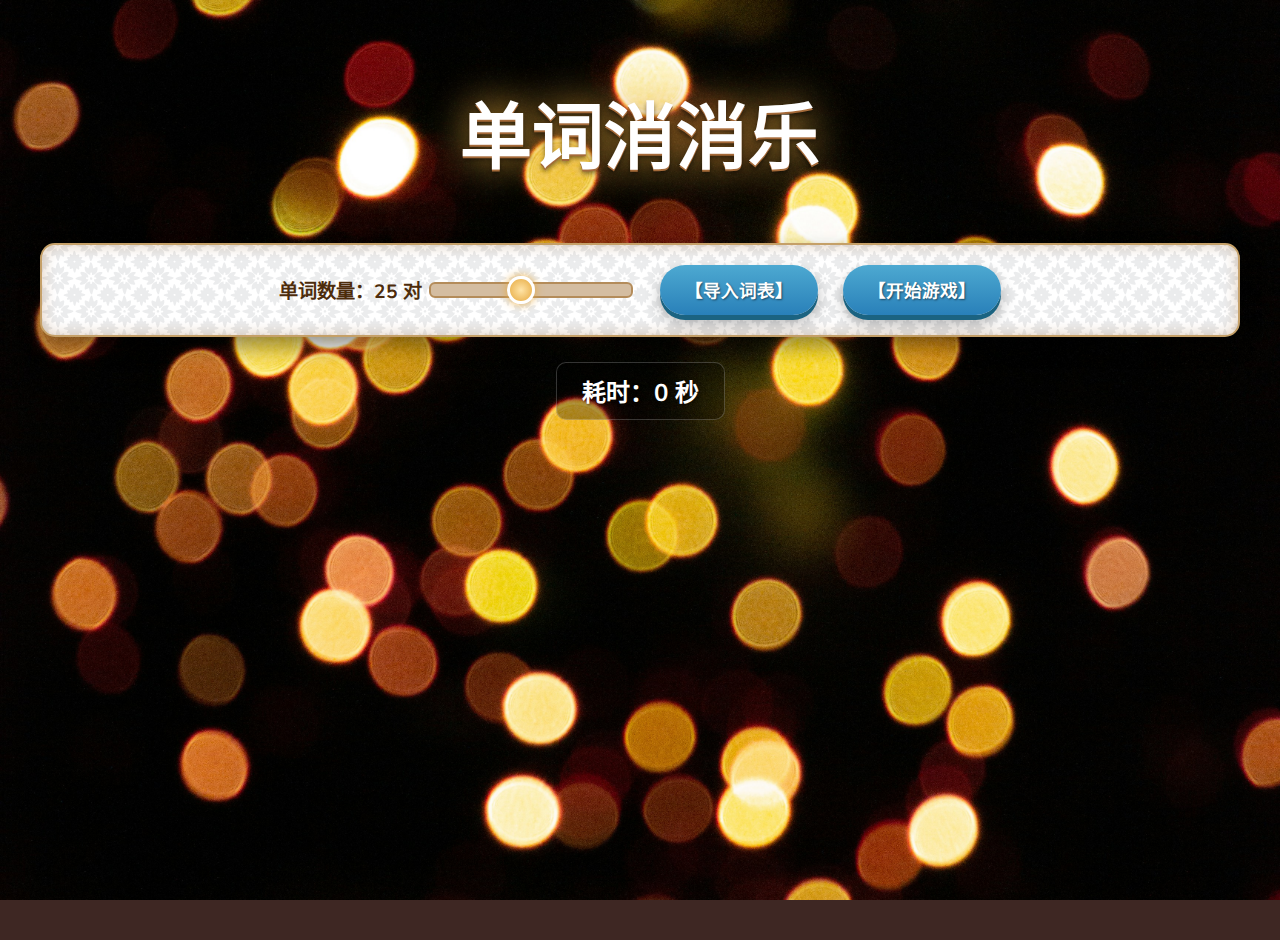
<file: 卡牌消.html>
<!DOCTYPE html>
<html lang="zh-CN">
<head>
    <meta charset="UTF-8">
    <meta name="viewport" content="width=device-width, initial-scale=1.0">
    <title>单词消消乐</title>
    <link rel="stylesheet" href="style.css">
    <link rel="preconnect" href="https://fonts.googleapis.com">
    <link rel="preconnect" href="https://fonts.gstatic.com" crossorigin>
    <link href="https://fonts.googleapis.com/css2?family=Nunito:wght@700&display=swap" rel="stylesheet">
</head>
<body>

    <div class="container">
        <header>
            <!-- 标题，contenteditable="true" 允许用户直接点击编辑 -->
            <h1 id="main-title" contenteditable="true" title="点击可修改标题">单词消消乐</h1>
        </header>

        <nav class="menu">
            <div class="slider-container">
                <label for="pair-slider">单词数量：<span id="slider-value">25</span> 对</label>
                <input type="range" id="pair-slider" min="5" max="50" value="25">
            </div>
            <button id="import-btn" class="menu-btn">【导入词表】</button>
            <input type="file" id="file-input" accept=".xlsx, .xls" style="display: none;">
            <button id="start-btn" class="menu-btn">【开始游戏】</button>
        </nav>

        <div id="timer-display" class="timer">耗时：0 秒</div>

        <main id="game-board"></main>

    </div>

    <!-- 游戏胜利后的模态框 -->
    <div id="win-modal" class="modal-overlay" style="display: none;">
        <div class="modal-content">
            <h2>挑战成功！</h2>
            <p id="win-time"></p>
            <button id="continue-btn" class="modal-btn">【继续挑战】</button>
        </div>
    </div>

    <!-- 引入 Excel 解析库 (本地文件) -->
    <script src="xlsx.full.min.js"></script>
    <!-- 引入我们的逻辑脚本 -->
    <script src="script.js"></script>

</body>
</html>
</file>
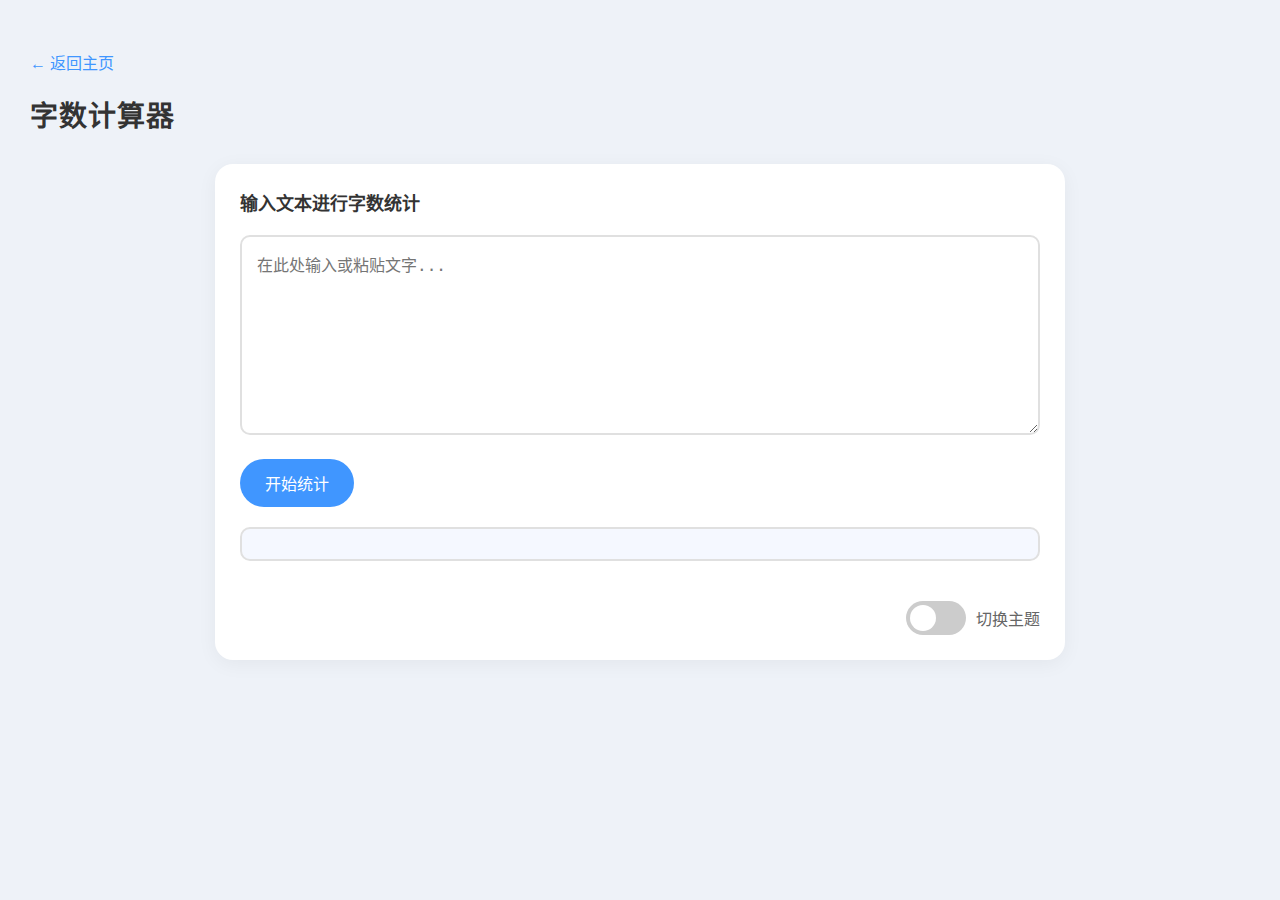
<file: 字数计算器.html>
<!DOCTYPE html>
<html lang="zh-CN">
<head>
    <meta charset="UTF-8">
    <meta name="viewport" content="width=device-width, initial-scale=1.0">
    <title>字数计算器</title>
    <style>
        /* 整体样式 */
        body {
            font-family: 'Microsoft YaHei', sans-serif;
            background-color: #eef2f8;
            margin: 0;
            padding: 30px;
            color: #333;
            transition: all 0.3s ease;
        }
        
        /* 暗色主题 */
        body.dark-theme {
            background-color: #1f1f1f;
            color: #f0f0f0;
        }
        
        /* 页面标题 */
        .site-header {
            text-align: left;
            padding: 20px 0 30px 0;
        }
        
        .site-header h1 {
            font-size: 28px;
            margin: 0;
            font-weight: 600;
            letter-spacing: 1px;
            color: #333;
        }
        
        body.dark-theme .site-header h1 {
            color: #f0f0f0;
        }
        
        /* 卡片样式 */
        .card {
            background-color: white;
            border-radius: 18px;
            box-shadow: 0 4px 20px rgba(0, 0, 0, 0.05);
            overflow: hidden;
            width: 100%;
            max-width: 800px;
            padding: 25px;
            margin: 0 auto;
        }
        
        body.dark-theme .card {
            background-color: #2d2d2d;
            box-shadow: 0 4px 20px rgba(0, 0, 0, 0.3);
        }
        
        .card-title {
            font-size: 18px;
            font-weight: 600;
            color: #333;
            margin-bottom: 20px;
        }
        
        body.dark-theme .card-title {
            color: #e0e0e0;
        }
        
        /* 输入框 */
        textarea {
            width: 100%;
            height: 200px;
            padding: 15px;
            font-size: 16px;
            box-sizing: border-box;
            border: 2px solid #e0e0e0;
            border-radius: 10px;
            resize: vertical;
            background-color: white;
            color: #333;
            transition: all 0.3s ease;
            margin-bottom: 20px;
        }
        
        body.dark-theme textarea {
            background-color: #3d3d3d;
            border-color: #444;
            color: #f0f0f0;
        }
        
        textarea:focus {
            border-color: #4096ff;
            outline: none;
        }
        
        /* 按钮样式 */
        .action-btn {
            background-color: #4096ff;
            color: white;
            border: none;
            border-radius: 100px;
            padding: 12px 25px;
            font-size: 16px;
            cursor: pointer;
            transition: background-color 0.3s;
            font-weight: 500;
        }
        
        .action-btn:hover {
            background-color: #2a7de1;
        }
        
        /* 结果显示区 */
        #result {
            margin-top: 20px;
            font-size: 18px;
            font-weight: 500;
            padding: 15px;
            background-color: #f5f8ff;
            border-radius: 10px;
            border: 2px solid #e0e0e0;
            color: #333;
            white-space: pre-wrap;
            transition: all 0.3s ease;
        }
        
        body.dark-theme #result {
            background-color: #3d3d3d;
            border-color: #444;
            color: #f0f0f0;
        }
        
        /* 主题切换开关 */
        .theme-switch-wrapper {
            display: flex;
            align-items: center;
            justify-content: flex-end;
            margin-top: 40px;
        }
        
        .theme-switch {
            display: inline-block;
            height: 34px;
            position: relative;
            width: 60px;
        }
        
        .theme-switch input {
            display: none;
        }
        
        .slider {
            background-color: #ccc;
            bottom: 0;
            cursor: pointer;
            left: 0;
            position: absolute;
            right: 0;
            top: 0;
            transition: .4s;
            border-radius: 34px;
        }
        
        .slider:before {
            background-color: white;
            bottom: 4px;
            content: "";
            height: 26px;
            left: 4px;
            position: absolute;
            transition: .4s;
            width: 26px;
            border-radius: 50%;
        }
        
        input:checked + .slider {
            background-color: #2196F3;
        }
        
        input:checked + .slider:before {
            transform: translateX(26px);
        }
        
        .theme-switch-label {
            margin-left: 10px;
            font-size: 16px;
            color: #666;
        }
        
        body.dark-theme .theme-switch-label {
            color: #cccccc;
        }
        
        /* 返回按钮 */
        .back-link {
            display: inline-block;
            margin-bottom: 20px;
            color: #4096ff;
            text-decoration: none;
            font-weight: 500;
            transition: color 0.3s;
        }
        
        .back-link:hover {
            color: #2a7de1;
        }
        
        body.dark-theme .back-link {
            color: #5baeff;
        }
        
        body.dark-theme .back-link:hover {
            color: #8ac5ff;
        }
        
        /* 响应式设计 */
        @media (max-width: 768px) {
            body {
                padding: 20px;
            }
            
            .card {
                padding: 20px;
            }
        }
    </style>
</head>
<body>
    <!-- 网站标题 -->
    <header class="site-header">
        <a href="../mycode.html" class="back-link">← 返回主页</a>
        <h1>字数计算器</h1>
    </header>
    
    <!-- 主要内容卡片 -->
    <div class="card">
        <div class="card-title">输入文本进行字数统计</div>
        <textarea id="textInput" placeholder="在此处输入或粘贴文字..."></textarea>
        <button class="action-btn" onclick="countWords()">开始统计</button>
        <div id="result"></div>
        
        <!-- 主题切换开关 -->
        <div class="theme-switch-wrapper">
            <label class="theme-switch" for="checkbox">
                <input type="checkbox" id="checkbox" />
                <div class="slider"></div>
            </label>
            <span class="theme-switch-label">切换主题</span>
        </div>
    </div>

    <script>
        // 字数统计功能
        function countWords() {
            const rawText = document.getElementById("textInput").value;
            const noWhitespaceText = rawText.replace(/[\s\n\r\t　]+/g, '');
            const totalCount = noWhitespaceText.length;
            const cleanText = noWhitespaceText.replace(/[\p{P}\p{S}]/gu, '');
            const textCount = cleanText.length;
            document.getElementById("result").innerText = 
                `总字数: ${totalCount}\n纯文本字数: ${textCount}`;
        }
        
        // 主题切换功能
        const checkbox = document.getElementById('checkbox');
        
        // 检查是否有保存的主题设置
        if (localStorage.getItem('darkTheme') === 'true') {
            document.body.classList.add('dark-theme');
            checkbox.checked = true;
        }
        
        checkbox.addEventListener('change', function() {
            if (this.checked) {
                document.body.classList.add('dark-theme');
                localStorage.setItem('darkTheme', 'true');
            } else {
                document.body.classList.remove('dark-theme');
                localStorage.setItem('darkTheme', 'false');
            }
        });
    </script>
</body>
</html>
</file>
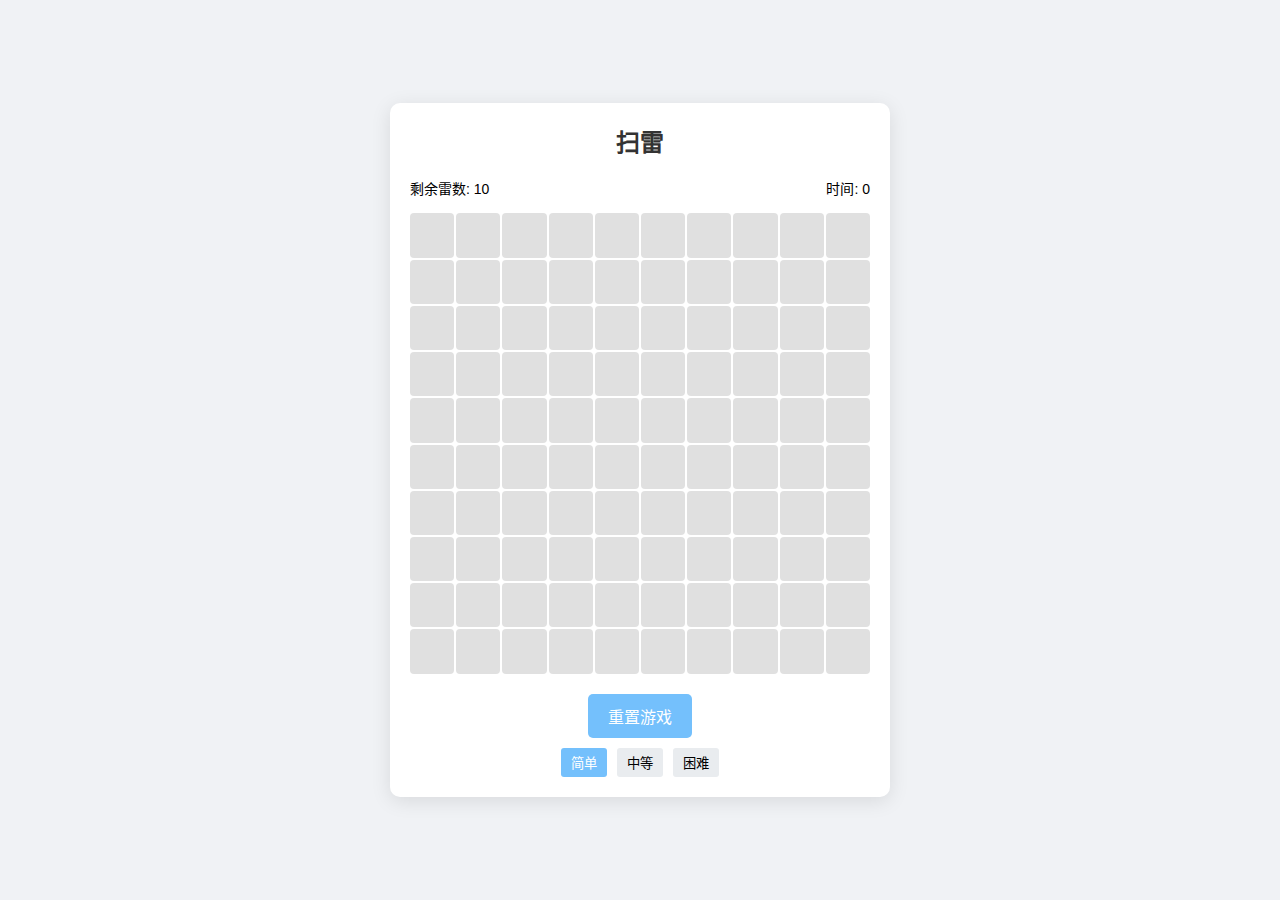
<file: 扫雷.html>
<!DOCTYPE html>
<html lang="zh-CN">
<head>
    <meta charset="UTF-8">
    <meta name="viewport" content="width=device-width, initial-scale=1.0">
    <title>扫雷游戏</title>
    <style>
        * {
            margin: 0;
            padding: 0;
            box-sizing: border-box;
        }
        
        body {
            font-family: Arial, sans-serif;
            background-color: #f0f2f5;
            display: flex;
            justify-content: center;
            align-items: center;
            min-height: 100vh;
        }
        
        .game-container {
            background-color: white;
            border-radius: 10px;
            box-shadow: 0 4px 20px rgba(0, 0, 0, 0.1);
            padding: 20px;
            width: 96%;
            max-width: 500px;
            text-align: center;
        }
        
        h1 {
            color: #333;
            margin-bottom: 20px;
            font-size: 24px;
        }
        
        .game-info {
            display: flex;
            justify-content: space-between;
            margin-bottom: 15px;
            font-size: 14px;
        }
        
        .minesweeper-grid {
            display: grid;
            grid-template-columns: repeat(10, 1fr);
            gap: 2px;
            margin-bottom: 20px;
        }
        
        .cell {
            background-color: #e0e0e0;
            border-radius: 4px;
            aspect-ratio: 1/1;
            display: flex;
            align-items: center;
            justify-content: center;
            font-weight: bold;
            cursor: pointer;
            transition: background-color 0.2s;
            user-select: none;
        }
        
        .cell:hover {
            background-color: #d0d0d0;
        }
        
        .cell.revealed {
            background-color: #f8f8f8;
        }
        
        .cell.mine {
            background-color: #ff6b6b;
        }
        
        .cell.flagged {
            background-color: #ffe066;
        }
        
        .cell.number-1 { color: #0000FF; }
        .cell.number-2 { color: #008000; }
        .cell.number-3 { color: #FF0000; }
        .cell.number-4 { color: #000080; }
        .cell.number-5 { color: #800000; }
        .cell.number-6 { color: #008080; }
        .cell.number-7 { color: #000000; }
        .cell.number-8 { color: #808080; }
        
        .restart-btn {
            background-color: #74c0fc;
            color: white;
            border: none;
            padding: 10px 20px;
            border-radius: 5px;
            cursor: pointer;
            font-size: 16px;
            transition: background-color 0.2s;
        }
        
        .restart-btn:hover {
            background-color: #4dabf7;
        }
        
        .difficulty {
            margin-top: 10px;
            display: flex;
            justify-content: center;
            gap: 10px;
        }
        
        .difficulty button {
            background-color: #e9ecef;
            border: none;
            padding: 5px 10px;
            border-radius: 3px;
            cursor: pointer;
        }
        
        .difficulty button.active {
            background-color: #74c0fc;
            color: white;
        }
    </style>
</head>
<body>
    <div class="game-container">
        <h1>扫雷</h1>
        <div class="game-info">
            <div id="mine-count">剩余雷数: 10</div>
            <div id="timer">时间: 0</div>
        </div>
        <div class="minesweeper-grid" id="grid"></div>
        <button class="restart-btn" id="restart">重置游戏</button>
        <div class="difficulty">
            <button class="difficulty-btn active" data-difficulty="easy">简单</button>
            <button class="difficulty-btn" data-difficulty="medium">中等</button>
            <button class="difficulty-btn" data-difficulty="hard">困难</button>
        </div>
    </div>

    <script>
        class Minesweeper {
            constructor(rows = 10, cols = 10, mineCount = 10) {
                this.rows = rows;
                this.cols = cols;
                this.mineCount = mineCount;
                this.grid = [];
                this.revealedCount = 0;
                this.flagCount = 0;
                this.gameOver = false;
                this.gameWon = false;
                this.timerInterval = null;
                this.seconds = 0;
                this.firstClick = true;
                this.isRightMouseDown = false;
                this.directions = [
                    [-1, -1], [-1, 0], [-1, 1],
                    [0, -1],           [0, 1],
                    [1, -1],  [1, 0],  [1, 1]
                ];
                
                this.initializeDOM();
                this.initializeGrid();
                this.renderGrid();
                this.addEventListeners();
                this.updateMineCount();
            }
            
            initializeDOM() {
                this.gridElement = document.getElementById('grid');
                this.mineCountElement = document.getElementById('mine-count');
                this.timerElement = document.getElementById('timer');
                this.restartButton = document.getElementById('restart');
                this.difficultyButtons = document.querySelectorAll('.difficulty-btn');
                
                this.gridElement.style.gridTemplateColumns = `repeat(${this.cols}, 1fr)`;
                
                this.restartButton.addEventListener('click', () => this.resetGame());
                
                this.difficultyButtons.forEach(button => {
                    button.addEventListener('click', () => {
                        this.difficultyButtons.forEach(btn => btn.classList.remove('active'));
                        button.classList.add('active');
                        
                        const difficulty = button.dataset.difficulty;
                        this.setDifficulty(difficulty);
                        this.resetGame();
                    });
                });
            }
            
            setDifficulty(difficulty) {
                switch(difficulty) {
                    case 'easy':
                        this.rows = 10;
                        this.cols = 10;
                        this.mineCount = 10;
                        break;
                    case 'medium':
                        this.rows = 16;
                        this.cols = 16;
                        this.mineCount = 40;
                        break;
                    case 'hard':
                        this.rows = 16;
                        this.cols = 30;
                        this.mineCount = 99;
                        break;
                }
                
                this.gridElement.style.gridTemplateColumns = `repeat(${this.cols}, 1fr)`;
            }
            
            initializeGrid() {
                // 初始化空网格
                this.grid = [];
                for (let i = 0; i < this.rows; i++) {
                    const row = [];
                    for (let j = 0; j < this.cols; j++) {
                        row.push({
                            isMine: false,
                            isRevealed: false,
                            isFlagged: false,
                            neighborMines: 0,
                            row: i,
                            col: j
                        });
                    }
                    this.grid.push(row);
                }
            }
            
            placeMines(firstClickRow, firstClickCol) {
                let minesPlaced = 0;
                
                // 确保首次点击及其周围没有地雷
                const safeZone = [];
                safeZone.push({row: firstClickRow, col: firstClickCol});
                
                this.directions.forEach(([dx, dy]) => {
                    const newRow = firstClickRow + dx;
                    const newCol = firstClickCol + dy;
                    if (this.isValidCell(newRow, newCol)) {
                        safeZone.push({row: newRow, col: newCol});
                    }
                });
                
                while (minesPlaced < this.mineCount) {
                    const row = Math.floor(Math.random() * this.rows);
                    const col = Math.floor(Math.random() * this.cols);
                    
                    // 检查是否在安全区域内
                    const isSafeZone = safeZone.some(cell => cell.row === row && cell.col === col);
                    
                    if (!this.grid[row][col].isMine && !isSafeZone) {
                        this.grid[row][col].isMine = true;
                        minesPlaced++;
                        
                        // 更新相邻格子的地雷计数
                        this.directions.forEach(([dx, dy]) => {
                            const newRow = row + dx;
                            const newCol = col + dy;
                            if (this.isValidCell(newRow, newCol)) {
                                this.grid[newRow][newCol].neighborMines++;
                            }
                        });
                    }
                }
            }
            
            renderGrid() {
                this.gridElement.innerHTML = '';
                
                for (let i = 0; i < this.rows; i++) {
                    for (let j = 0; j < this.cols; j++) {
                        const cell = this.grid[i][j];
                        const cellElement = document.createElement('div');
                        cellElement.className = 'cell';
                        cellElement.dataset.row = i;
                        cellElement.dataset.col = j;
                        
                        if (cell.isRevealed) {
                            cellElement.classList.add('revealed');
                            if (cell.isMine) {
                                cellElement.classList.add('mine');
                                cellElement.textContent = '💣';
                            } else if (cell.neighborMines > 0) {
                                cellElement.textContent = cell.neighborMines;
                                cellElement.classList.add(`number-${cell.neighborMines}`);
                            }
                        } else if (cell.isFlagged) {
                            cellElement.classList.add('flagged');
                            cellElement.textContent = '🚩';
                        }
                        
                        this.gridElement.appendChild(cellElement);
                    }
                }
            }
            
            addEventListeners() {
                this.gridElement.addEventListener('contextmenu', (e) => {
                    e.preventDefault();
                });
                
                this.gridElement.addEventListener('mousedown', (e) => {
                    if (e.button === 2) {
                        this.isRightMouseDown = true;
                    }
                });
                
                this.gridElement.addEventListener('mouseup', (e) => {
                    const cellElement = e.target.closest('.cell');
                    if (!cellElement || this.gameOver) return;
                    
                    const row = parseInt(cellElement.dataset.row);
                    const col = parseInt(cellElement.dataset.col);
                    
                    if (e.button === 0 && !this.isRightMouseDown) {
                        // 左键点击
                        if (this.firstClick) {
                            this.firstClick = false;
                            this.placeMines(row, col);
                            this.startTimer();
                        }
                        
                        if (!this.grid[row][col].isFlagged) {
                            this.revealCell(row, col);
                        }
                    } else if (e.button === 2 || this.isRightMouseDown) {
                        // 右键点击
                        this.toggleFlag(row, col);
                        this.isRightMouseDown = false;
                    }
                    
                    this.renderGrid();
                    this.checkGameStatus();
                });
            }
            
            isValidCell(row, col) {
                return row >= 0 && row < this.rows && col >= 0 && col < this.cols;
            }
            
            revealCell(row, col) {
                const cell = this.grid[row][col];
                
                if (cell.isRevealed || cell.isFlagged) return;
                
                cell.isRevealed = true;
                this.revealedCount++;
                
                if (cell.isMine) {
                    this.gameOver = true;
                    this.revealAllMines();
                    this.stopTimer();
                    return;
                }
                
                if (cell.neighborMines === 0) {
                    this.directions.forEach(([dx, dy]) => {
                        const newRow = row + dx;
                        const newCol = col + dy;
                        if (this.isValidCell(newRow, newCol)) {
                            this.revealCell(newRow, newCol);
                        }
                    });
                }
            }
            
            toggleFlag(row, col) {
                const cell = this.grid[row][col];
                
                if (cell.isRevealed) return;
                
                if (cell.isFlagged) {
                    cell.isFlagged = false;
                    this.flagCount--;
                } else {
                    cell.isFlagged = true;
                    this.flagCount++;
                }
                
                this.updateMineCount();
            }
            
            revealAllMines() {
                for (let i = 0; i < this.rows; i++) {
                    for (let j = 0; j < this.cols; j++) {
                        if (this.grid[i][j].isMine) {
                            this.grid[i][j].isRevealed = true;
                        }
                    }
                }
            }
            
            checkGameStatus() {
                const totalCells = this.rows * this.cols;
                const nonMineCells = totalCells - this.mineCount;
                
                if (this.revealedCount === nonMineCells && !this.gameOver) {
                    this.gameOver = true;
                    this.gameWon = true;
                    this.stopTimer();
                    
                    // 标记所有未标记的地雷
                    for (let i = 0; i < this.rows; i++) {
                        for (let j = 0; j < this.cols; j++) {
                            const cell = this.grid[i][j];
                            if (cell.isMine && !cell.isFlagged) {
                                cell.isFlagged = true;
                                this.flagCount++;
                            }
                        }
                    }
                    
                    this.updateMineCount();
                    this.renderGrid();
                    
                    setTimeout(() => {
                        alert('恭喜您赢得了游戏！');
                    }, 100);
                }
            }
            
            updateMineCount() {
                this.mineCountElement.textContent = `剩余雷数: ${this.mineCount - this.flagCount}`;
            }
            
            startTimer() {
                this.seconds = 0;
                this.updateTimer();
                this.timerInterval = setInterval(() => {
                    this.seconds++;
                    this.updateTimer();
                }, 1000);
            }
            
            updateTimer() {
                this.timerElement.textContent = `时间: ${this.seconds}`;
            }
            
            stopTimer() {
                clearInterval(this.timerInterval);
            }
            
            resetGame() {
                this.stopTimer();
                this.revealedCount = 0;
                this.flagCount = 0;
                this.gameOver = false;
                this.gameWon = false;
                this.firstClick = true;
                this.seconds = 0;
                this.updateTimer();
                this.initializeGrid();
                this.renderGrid();
                this.updateMineCount();
            }
        }
        
        // 初始化游戏
        const game = new Minesweeper();
    </script>
</body>
</html>
</file>
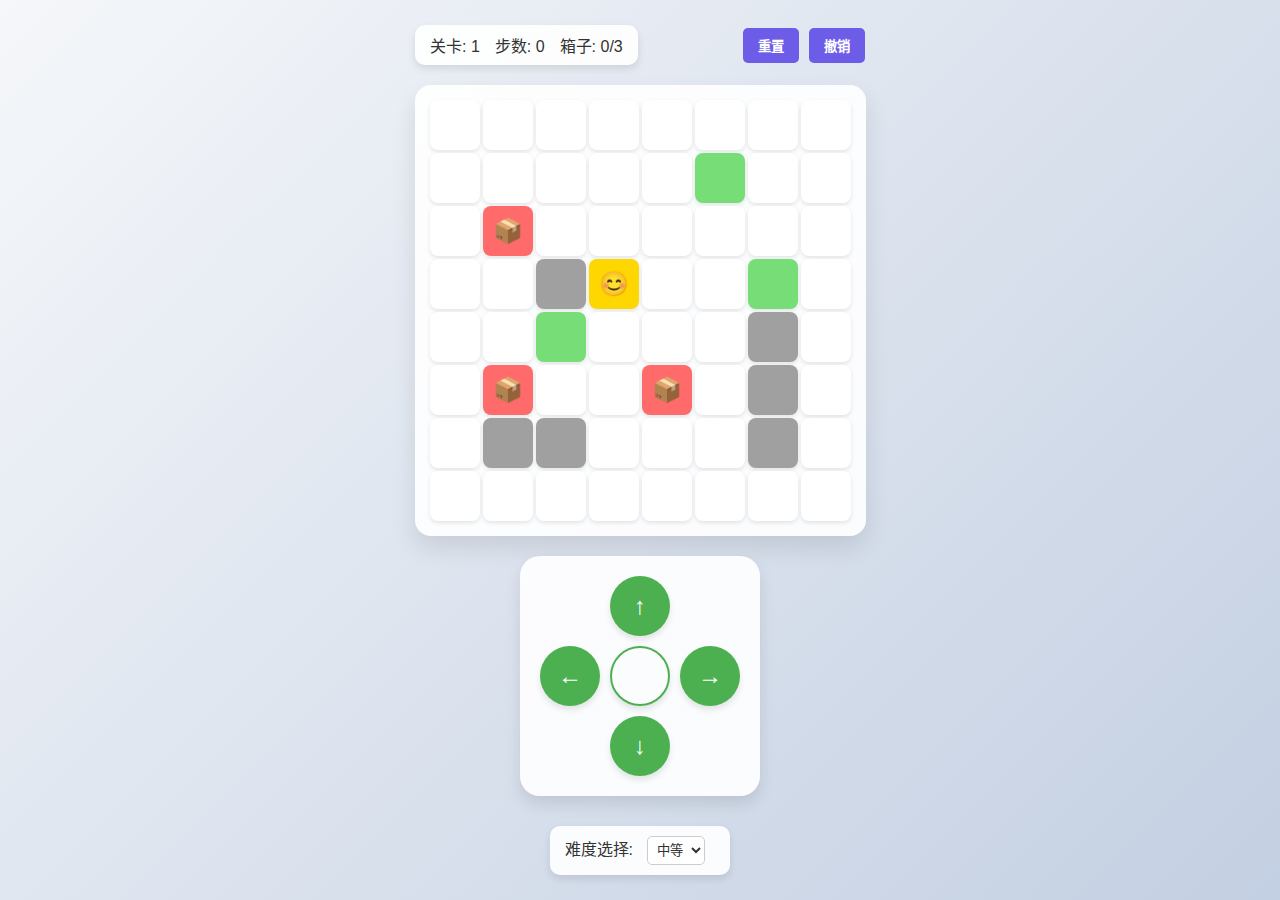
<file: 推箱子.html>
<!DOCTYPE html>
<html lang="zh-CN">
<head>
    <meta charset="UTF-8">
    <meta name="viewport" content="width=device-width, initial-scale=1.0">
    <title>推箱子</title>
    <style>
        :root {
            --bg-gradient-start: #f5f7fa;
            --bg-gradient-end: #c3cfe2;
            --game-container-bg: rgba(255,255,255,0.9);
            --cell-bg: #fff;
            --player-bg: #FFD700;
            --box-bg: #FF6B6B;
            --target-bg: #77DD77;
            --control-bg: #4CAF50;
            --text-color: #333;
            --button-bg: #6c5ce7;
            --button-hover: #5649c1;
        }

        @media (prefers-color-scheme: dark) {
            :root {
                --bg-gradient-start: #2c3e50;
                --bg-gradient-end: #3498db;
                --game-container-bg: rgba(0,0,0,0.8);
                --cell-bg: #2d3436;
                --player-bg: #f1c40f;
                --box-bg: #e74c3c;
                --target-bg: #27ae60;
                --control-bg: #2ecc71;
                --text-color: #ecf0f1;
                --button-bg: #6c5ce7;
                --button-hover: #5649c1;
            }
        }

        body {
            display: flex;
            flex-direction: column;
            justify-content: center;
            align-items: center;
            height: 100vh;
            margin: 0;
            background: linear-gradient(135deg, var(--bg-gradient-start), var(--bg-gradient-end));
            font-family: 'Segoe UI', sans-serif;
            color: var(--text-color);
            transition: background 0.3s ease, color 0.3s ease;
        }

        .game-header {
            display: flex;
            justify-content: space-between;
            align-items: center;
            width: 100%;
            max-width: 450px;
            margin-bottom: 10px;
        }

        .stats {
            display: flex;
            gap: 15px;
            background: var(--game-container-bg);
            padding: 8px 15px;
            border-radius: 10px;
            box-shadow: 0 4px 8px rgba(0,0,0,0.1);
        }

        .action-buttons {
            display: flex;
            gap: 10px;
        }

        .btn {
            background: var(--button-bg);
            color: white;
            border: none;
            padding: 8px 15px;
            border-radius: 5px;
            cursor: pointer;
            transition: all 0.2s;
            font-weight: bold;
        }

        .btn:hover {
            background: var(--button-hover);
            transform: translateY(-2px);
        }

        .game-container {
            display: grid;
            grid-template-columns: repeat(8, 50px);
            grid-template-rows: repeat(8, 50px);
            gap: 3px;
            margin: 10px 0;
            padding: 15px;
            background: var(--game-container-bg);
            border-radius: 16px;
            box-shadow: 0 12px 24px rgba(0,0,0,0.1);
            transition: all 0.3s ease;
        }

        .cell {
            width: 50px;
            height: 50px;
            background: var(--cell-bg);
            border-radius: 8px;
            display: flex;
            justify-content: center;
            align-items: center;
            font-size: 24px;
            transition: all 0.2s ease;
            box-shadow: 0 2px 4px rgba(0,0,0,0.1);
            color: var(--text-color);
        }

        .player {
            background: var(--player-bg);
            font-weight: bold;
            animation: pulse 1.5s infinite;
        }

        @keyframes pulse {
            0% { transform: scale(1); }
            50% { transform: scale(1.05); }
            100% { transform: scale(1); }
        }

        .box {
            background: var(--box-bg);
            color: white;
            font-weight: bold;
        }
        
        .box-moving {
            animation: boxmove 0.15s ease-out;
        }
        
        @keyframes boxmove {
            0% { transform: scale(0.95); }
            100% { transform: scale(1); }
        }

        .target {
            background: var(--target-bg);
        }

        .box-on-target {
            background: var(--target-bg);
            color: white;
            font-weight: bold;
            box-shadow: 0 0 10px var(--target-bg);
        }

        .controls {
            display: grid;
            grid-template-areas:
                ". up ."
                "left center right"
                ". down .";
            grid-template-columns: 1fr 1fr 1fr;
            grid-template-rows: 1fr 1fr 1fr;
            gap: 10px;
            padding: 20px;
            background: var(--game-container-bg);
            border-radius: 20px;
            box-shadow: 0 8px 16px rgba(0,0,0,0.1);
            margin: 10px 0 20px;
        }

        .controls button {
            width: 60px;
            height: 60px;
            font-size: 24px;
            background: var(--control-bg);
            color: white;
            border: none;
            border-radius: 50%;
            cursor: pointer;
            transition: all 0.2s ease;
            user-select: none;
            -webkit-user-select: none;
            -moz-user-select: none;
            box-shadow: 0 4px 6px rgba(0,0,0,0.1);
        }

        .controls .up {
            grid-area: up;
        }

        .controls .left {
            grid-area: left;
        }

        .controls .center {
            grid-area: center;
            background: transparent;
            border: 2px solid var(--control-bg);
            border-radius: 50%;
        }

        .controls .down {
            grid-area: down;
        }

        .controls .right {
            grid-area: right;
        }

        .controls button:active {
            transform: scale(0.95);
            filter: brightness(0.9);
            box-shadow: 0 2px 3px rgba(0,0,0,0.1);
        }
        
        .level-select {
            margin-top: 10px;
            background: var(--game-container-bg);
            padding: 10px 15px;
            border-radius: 10px;
            box-shadow: 0 4px 8px rgba(0,0,0,0.1);
            text-align: center;
        }
        
        .level-select select {
            padding: 5px;
            border-radius: 5px;
            margin: 0 10px;
            background: var(--cell-bg);
            color: var(--text-color);
            border: 1px solid #ccc;
        }
        
        .win-animation {
            animation: celebrateWin 1s;
        }
        
        @keyframes celebrateWin {
            0% { transform: scale(1); }
            50% { transform: scale(1.1); }
            100% { transform: scale(1); }
        }

        @media (max-width: 600px) {
            .game-container {
                grid-template-columns: repeat(8, 40px);
                grid-template-rows: repeat(8, 40px);
            }
            .cell {
                width: 40px;
                height: 40px;
                font-size: 20px;
            }
            .controls button {
                width: 50px;
                height: 50px;
                font-size: 20px;
            }
        }
        
        .modal {
            display: none;
            position: fixed;
            top: 0;
            left: 0;
            width: 100%;
            height: 100%;
            background: rgba(0,0,0,0.7);
            z-index: 100;
            justify-content: center;
            align-items: center;
        }
        
        .modal-content {
            background: var(--game-container-bg);
            padding: 20px;
            border-radius: 10px;
            max-width: 320px;
            box-shadow: 0 0 20px rgba(0,0,0,0.3);
            text-align: center;
        }
        
        .modal h2 {
            margin-top: 0;
            color: var(--text-color);
        }
        
        .score {
            font-size: 1.2em;
            margin: 10px 0;
        }
        
        .modal .btn {
            margin-top: 15px;
        }
    </style>
</head>
<body>
    <div class="game-header">
        <div class="stats">
            <div>关卡: <span id="level">1</span></div>
            <div>步数: <span id="moves">0</span></div>
            <div>箱子: <span id="boxes-completed">0</span>/<span id="total-boxes">3</span></div>
        </div>
        <div class="action-buttons">
            <button class="btn" onclick="resetLevel()">重置</button>
            <button class="btn" onclick="undoMove()">撤销</button>
        </div>
    </div>
    
    <div class="game-container" id="game-container"></div>
    
    <div class="controls">
        <button class="up" onclick="movePlayer(0, -1)">↑</button>
        <button class="left" onclick="movePlayer(-1, 0)">←</button>
        <button class="center"></button>
        <button class="down" onclick="movePlayer(0, 1)">↓</button>
        <button class="right" onclick="movePlayer(1, 0)">→</button>
    </div>
    
    <div class="level-select">
        <span>难度选择:</span>
        <select id="difficulty" onchange="changeDifficulty()">
            <option value="easy">简单</option>
            <option value="medium" selected>中等</option>
            <option value="hard">困难</option>
        </select>
    </div>
    
    <div id="win-modal" class="modal">
        <div class="modal-content win-animation">
            <h2>恭喜通关！</h2>
            <div class="score">你用了 <span id="final-moves">0</span> 步完成了关卡</div>
            <button class="btn" onclick="nextLevel()">下一关</button>
        </div>
    </div>

    <script>
        const gameContainer = document.getElementById('game-container');
        const levelElement = document.getElementById('level');
        const movesElement = document.getElementById('moves');
        const boxesCompletedElement = document.getElementById('boxes-completed');
        const totalBoxesElement = document.getElementById('total-boxes');
        const winModal = document.getElementById('win-modal');
        const finalMovesElement = document.getElementById('final-moves');
        
        let map = [];
        let player = { x: 0, y: 0 };
        let boxes = [];
        let targets = [];
        let currentLevel = 1;
        let moves = 0;
        let difficulty = 'medium';
        let gameHistory = [];
        let audioContext;
        
        // 键盘控制
        document.addEventListener('keydown', (e) => {
            switch(e.key) {
                case 'ArrowUp': 
                    movePlayer(0, -1);
                    e.preventDefault();
                    break;
                case 'ArrowDown': 
                    movePlayer(0, 1);
                    e.preventDefault();
                    break;
                case 'ArrowLeft': 
                    movePlayer(-1, 0);
                    e.preventDefault();
                    break;
                case 'ArrowRight': 
                    movePlayer(1, 0);
                    e.preventDefault();
                    break;
                case 'r': 
                    resetLevel();
                    e.preventDefault();
                    break;
                case 'z':
                    if (e.ctrlKey) undoMove();
                    e.preventDefault();
                    break;
            }
        });

        function initGame() {
            moves = 0;
            movesElement.textContent = moves;
            levelElement.textContent = currentLevel;
            gameHistory = [];
            
            generateRandomMap();
            renderMap();
        }

        function generateRandomMap() {
            map = Array.from({ length: 8 }, () => Array(8).fill(0));
            boxes = [];
            targets = [];
            
            // 根据难度设置障碍物和箱子数量
            let obstacleCount, numBoxes;
            switch(difficulty) {
                case 'easy':
                    obstacleCount = 4;
                    numBoxes = 2;
                    break;
                case 'hard':
                    obstacleCount = 8;
                    numBoxes = 4;
                    break;
                default: // medium
                    obstacleCount = 6;
                    numBoxes = 3;
            }
            
            totalBoxesElement.textContent = numBoxes;
            
            // 放置障碍物
            while (obstacleCount > 0) {
                const x = Math.floor(Math.random() * 6) + 1;
                const y = Math.floor(Math.random() * 6) + 1;
                if (map[y][x] === 0) {
                    map[y][x] = 1;
                    obstacleCount--;
                }
            }
            
            // 放置玩家
            player.x = Math.floor(Math.random() * 6) + 1;
            player.y = Math.floor(Math.random() * 6) + 1;
            map[player.y][player.x] = 0;
            
            // 放置目标点
            for (let i = 0; i < numBoxes; i++) {
                let targetX, targetY;
                do {
                    targetX = Math.floor(Math.random() * 6) + 1;
                    targetY = Math.floor(Math.random() * 6) + 1;
                } while (map[targetY][targetX] !== 0 || (targetX === player.x && targetY === player.y) || isPositionOccupied(targetX, targetY, targets) || isTargetBlocked(targetX, targetY));
                targets.push({ x: targetX, y: targetY });
            }
            
            // 放置箱子
            for (let i = 0; i < numBoxes; i++) {
                let boxX, boxY;
                do {
                    boxX = Math.floor(Math.random() * 6) + 1;
                    boxY = Math.floor(Math.random() * 6) + 1;
                } while (map[boxY][boxX] !== 0 || (boxX === player.x && boxY === player.y) || isBoxSurrounded(boxX, boxY) || isBoxOnTarget(boxX, boxY) || isBoxTwoSidesBlocked(boxX, boxY) || isPositionOccupied(boxX, boxY, boxes));
                boxes.push({ x: boxX, y: boxY });
            }
        }

        function isPositionOccupied(x, y, positions) {
            return positions.some(pos => pos.x === x && pos.y === y);
        }

        function isTargetBlocked(x, y) {
            const directions = [ { dx: -1, dy: 0 }, { dx: 1, dy: 0 }, { dx: 0, dy: -1 }, { dx: 0, dy: 1 } ];
            let count = 0;
            for (const dir of directions) {
                const newX = x + dir.dx;
                const newY = y + dir.dy;
                if (newX < 0 || newX >= 8 || newY < 0 || newY >= 8 || map[newY][newX] === 1) count++;
            }
            return count > 1;
        }

        function isBoxSurrounded(x, y) {
            const directions = [ { dx: -1, dy: 0 }, { dx: 1, dy: 0 }, { dx: 0, dy: -1 }, { dx: 0, dy: 1 } ];
            let count = 0;
            for (const dir of directions) {
                const newX = x + dir.dx;
                const newY = y + dir.dy;
                if (newX < 0 || newX >= 8 || newY < 0 || newY >= 8 || map[newY][newX] === 1 || boxes.some(box => box.x === newX && box.y === newY)) count++;
            }
            return count >= 3;
        }

        function isBoxOnTarget(x, y) {
            return targets.some(target => target.x === x && target.y === y);
        }

        function isBoxTwoSidesBlocked(x, y) {
            const directions = [ { dx: -1, dy: 0 }, { dx: 1, dy: 0 }, { dx: 0, dy: -1 }, { dx: 0, dy: 1 } ];
            let count = 0;
            for (const dir of directions) {
                const newX = x + dir.dx;
                const newY = y + dir.dy;
                if (newX < 0 || newX >= 8 || newY < 0 || newY >= 8 || map[newY][newX] === 1) count++;
            }
            return count >= 2;
        }

        function renderMap() {
            gameContainer.innerHTML = '';
            for (let y = 0; y < 8; y++) {
                for (let x = 0; x < 8; x++) {
                    const cell = document.createElement('div');
                    cell.classList.add('cell');
                    
                    // 障碍物
                    if (map[y][x] === 1) cell.style.backgroundColor = '#a0a0a0';
                    
                    // 目标点
                    let isTarget = false;
                    targets.forEach(target => {
                        if (target.x === x && target.y === y) {
                            cell.classList.add('target');
                            isTarget = true;
                        }
                    });
                    
                    // 箱子
                    let hasBox = false;
                    boxes.forEach(box => {
                        if (box.x === x && box.y === y) {
                            hasBox = true;
                            if (isTarget) {
                                cell.classList.add('box-on-target');
                                cell.textContent = '✓';
                            } else {
                                cell.classList.add('box');
                                cell.textContent = '📦';
                            }
                        }
                    });
                    
                    // 玩家
                    if (player.x === x && player.y === y) {
                        cell.classList.add('player');
                        cell.textContent = '😊';
                    }
                    
                    gameContainer.appendChild(cell);
                }
            }
            
            // 更新已完成的箱子数量
            const completedBoxes = boxes.filter(box => 
                targets.some(target => target.x === box.x && target.y === box.y)
            ).length;
            
            boxesCompletedElement.textContent = completedBoxes;
        }

        function checkWin() {
            return boxes.every(box => targets.some(target => target.x === box.x && target.y === box.y));
        }

        function movePlayer(dx, dy) {
            // 保存游戏状态用于撤销
            const gameState = {
                player: { ...player },
                boxes: JSON.parse(JSON.stringify(boxes)),
                moves: moves
            };
            
            const newX = player.x + dx;
            const newY = player.y + dy;
            
            // 检查是否能移动
            if (newX < 0 || newX >= 8 || newY < 0 || newY >= 8 || map[newY][newX] === 1) return;
            
            // 查找是否有箱子
            const boxIndex = boxes.findIndex(box => box.x === newX && box.y === newY);
            if (boxIndex !== -1) {
                const newBoxX = newX + dx;
                const newBoxY = newY + dy;
                
                // 检查箱子是否可以推动
                if (newBoxX < 0 || newBoxX >= 8 || newBoxY < 0 || newBoxY >= 8 || map[newBoxY][newBoxX] === 1) return;
                if (boxes.some(box => box.x === newBoxX && box.y === newBoxY)) return;
                
                // 移动箱子
                boxes[boxIndex].x = newBoxX;
                boxes[boxIndex].y = newBoxY;
                
                playSound('move');
            }
            
            // 移动玩家
            player.x = newX;
            player.y = newY;
            
            // 记录移动
            moves++;
            movesElement.textContent = moves;
            gameHistory.push(gameState);
            
            // 重新渲染地图
            renderMap();
            
            // 检查胜利
            if (checkWin()) {
                finalMovesElement.textContent = moves;
                winModal.style.display = 'flex';
                playSound('win');
            }
        }
        
        function resetLevel() {
            initGame();
            playSound('reset');
        }
        
        function undoMove() {
            if (gameHistory.length === 0) return;
            
            const previousState = gameHistory.pop();
            player = { ...previousState.player };
            boxes = JSON.parse(JSON.stringify(previousState.boxes));
            moves = previousState.moves;
            movesElement.textContent = moves;
            
            renderMap();
            playSound('undo');
        }
        
        function nextLevel() {
            currentLevel++;
            levelElement.textContent = currentLevel;
            winModal.style.display = 'none';
            initGame();
            playSound('next');
        }
        
        function changeDifficulty() {
            difficulty = document.getElementById('difficulty').value;
            resetLevel();
        }
        
        function playSound(type) {
            try {
                if (!audioContext) {
                    audioContext = new (window.AudioContext || window.webkitAudioContext)();
                }
                
                let oscillator = audioContext.createOscillator();
                let gainNode = audioContext.createGain();
                
                oscillator.connect(gainNode);
                gainNode.connect(audioContext.destination);
                
                switch(type) {
                    case 'move':
                        oscillator.type = 'sine';
                        oscillator.frequency.setValueAtTime(440, audioContext.currentTime);
                        gainNode.gain.setValueAtTime(0.1, audioContext.currentTime);
                        oscillator.start();
                        oscillator.stop(audioContext.currentTime + 0.1);
                        break;
                    case 'win':
                        oscillator.type = 'triangle';
                        oscillator.frequency.setValueAtTime(523.25, audioContext.currentTime); // C5
                        gainNode.gain.setValueAtTime(0.1, audioContext.currentTime);
                        oscillator.start();
                        
                        setTimeout(() => {
                            oscillator.frequency.setValueAtTime(659.25, audioContext.currentTime + 0.2); // E5
                        }, 200);
                        
                        setTimeout(() => {
                            oscillator.frequency.setValueAtTime(783.99, audioContext.currentTime + 0.4); // G5
                        }, 400);
                        
                        oscillator.stop(audioContext.currentTime + 0.8);
                        break;
                    case 'reset':
                    case 'undo':
                        oscillator.type = 'sine';
                        oscillator.frequency.setValueAtTime(330, audioContext.currentTime);
                        gainNode.gain.setValueAtTime(0.1, audioContext.currentTime);
                        oscillator.start();
                        oscillator.stop(audioContext.currentTime + 0.1);
                        break;
                    case 'next':
                        oscillator.type = 'square';
                        oscillator.frequency.setValueAtTime(440, audioContext.currentTime);
                        gainNode.gain.setValueAtTime(0.1, audioContext.currentTime);
                        oscillator.start();
                        
                        setTimeout(() => {
                            oscillator.frequency.setValueAtTime(587.33, audioContext.currentTime + 0.15);
                        }, 150);
                        
                        oscillator.stop(audioContext.currentTime + 0.3);
                        break;
                }
            } catch (e) {
                console.log('音频播放失败:', e);
            }
        }

        // 初始化游戏
        initGame();
    </script>
</body>
</html>
</file>
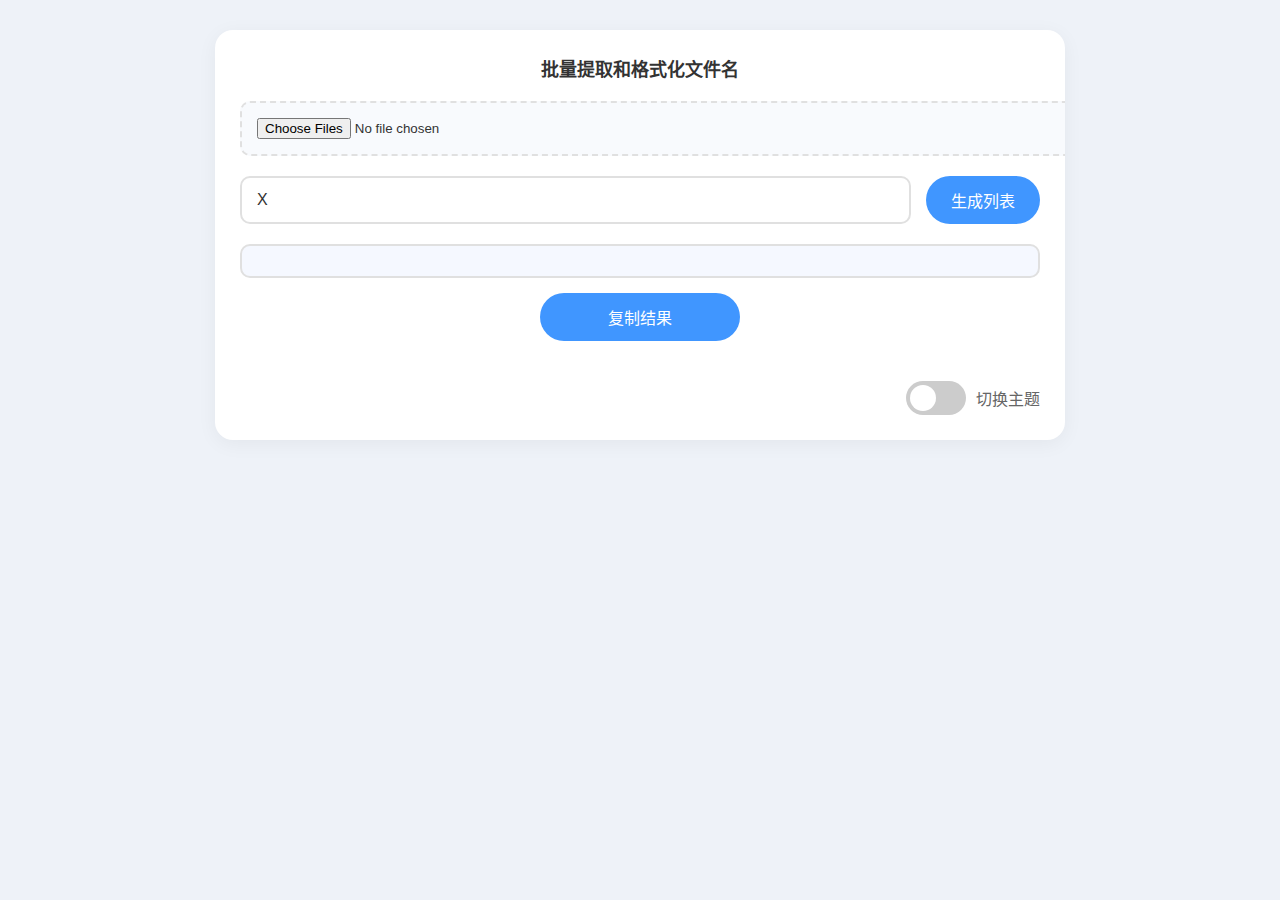
<file: 文件名批量提取器.html>
<!DOCTYPE html>
<html lang="zh-CN">
<head>
    <meta charset="UTF-8">
    <meta name="viewport" content="width=device-width, initial-scale=1.0">
    <title>文件名批量提取器</title>
    <style>
        /* 整体样式 */
        body {
            font-family: 'Microsoft YaHei', sans-serif;
            background-color: #eef2f8;
            margin: 0;
            padding: 30px;
            color: #333;
            transition: all 0.3s ease;
        }
        
        /* 暗色主题 */
        body.dark-theme {
            background-color: #1f1f1f;
            color: #f0f0f0;
        }
        
        /* 页面标题 */
        .site-header {
            text-align: left;
            padding: 20px 0 30px 0;
        }
        
        .site-header h1 {
            font-size: 28px;
            margin: 0;
            font-weight: 600;
            letter-spacing: 1px;
            color: #333;
        }
        
        body.dark-theme .site-header h1 {
            color: #f0f0f0;
        }
        
        /* 卡片样式 */
        .card {
            background-color: white;
            border-radius: 18px;
            box-shadow: 0 4px 20px rgba(0, 0, 0, 0.05);
            overflow: hidden;
            width: 100%;
            max-width: 800px;
            padding: 25px;
            margin: 0 auto;
            transition: transform 0.2s;
        }
        
        body.dark-theme .card {
            background-color: #2d2d2d;
            box-shadow: 0 4px 20px rgba(0, 0, 0, 0.3);
        }
        
        .card-title {
            font-size: 18px;
            font-weight: 600;
            color: #333;
            margin-bottom: 20px;
            text-align: center;
        }
        
        body.dark-theme .card-title {
            color: #e0e0e0;
        }
        
        /* 输入组 */
        .input-group {
            margin-bottom: 20px;
        }
        
        /* 文件输入框 */
        input[type="file"] {
            width: 100%;
            padding: 15px;
            border: 2px dashed #e0e0e0;
            border-radius: 10px;
            background-color: #f8fafd;
            cursor: pointer;
            transition: all 0.3s ease;
            color: #333;
        }
        
        body.dark-theme input[type="file"] {
            border-color: #444;
            background-color: #3a3a3a;
            color: #f0f0f0;
        }
        
        input[type="file"]:hover {
            border-color: #4096ff;
        }
        
        /* 格式容器 */
        .format-container {
            display: flex;
            gap: 15px;
            margin-top: 20px;
            margin-bottom: 20px;
        }
        
        /* 文本输入框 */
        #format {
            flex: 1;
            padding: 12px 15px;
            border: 2px solid #e0e0e0;
            border-radius: 10px;
            font-size: 16px;
            background-color: white;
            color: #333;
            transition: all 0.3s ease;
        }
        
        body.dark-theme #format {
            border-color: #444;
            background-color: #3d3d3d;
            color: #f0f0f0;
        }
        
        #format:focus {
            outline: none;
            border-color: #4096ff;
        }
        
        /* 按钮样式 */
        .action-btn {
            background-color: #4096ff;
            color: white;
            border: none;
            border-radius: 100px;
            padding: 12px 25px;
            font-size: 16px;
            cursor: pointer;
            transition: all 0.3s ease;
            font-weight: 500;
        }
        
        .action-btn:hover {
            background-color: #2a7de1;
            transform: translateY(-2px);
            box-shadow: 0 4px 8px rgba(0, 0, 0, 0.1);
        }
        
        .action-btn:active {
            transform: translateY(0);
        }
        
        /* 结果区域 */
        #result {
            background-color: #f5f8ff;
            padding: 15px;
            border-radius: 10px;
            border: 2px solid #e0e0e0;
            margin-top: 20px;
            word-wrap: break-word;
            white-space: pre-wrap;
            max-height: 300px;
            overflow-y: auto;
            font-family: monospace;
            color: #333;
            transition: all 0.3s ease;
        }
        
        body.dark-theme #result {
            background-color: #3d3d3d;
            border-color: #444;
            color: #f0f0f0;
        }
        
        /* 复制按钮 */
        .copy-btn {
            margin-top: 15px;
            width: 100%;
            max-width: 200px;
            display: block;
            margin-left: auto;
            margin-right: auto;
        }
        
        /* 消息提示 */
        .message {
            position: fixed;
            top: 20px;
            left: 50%;
            transform: translateX(-50%);
            padding: 12px 25px;
            border-radius: 100px;
            color: white;
            font-weight: 500;
            box-shadow: 0 4px 12px rgba(0, 0, 0, 0.1);
            z-index: 1000;
            animation: slideIn 0.3s ease-out;
        }
        
        .message.error {
            background-color: #ff4d4f;
        }
        
        .message.success {
            background-color: #52c41a;
        }
        
        @keyframes slideIn {
            from {
                opacity: 0;
                transform: translate(-50%, -20px);
            }
            to {
                opacity: 1;
                transform: translate(-50%, 0);
            }
        }
        
        /* 主题切换开关 */
        .theme-switch-wrapper {
            display: flex;
            align-items: center;
            justify-content: flex-end;
            margin-top: 40px;
        }
        
        .theme-switch {
            display: inline-block;
            height: 34px;
            position: relative;
            width: 60px;
        }
        
        .theme-switch input {
            display: none;
        }
        
        .slider {
            background-color: #ccc;
            bottom: 0;
            cursor: pointer;
            left: 0;
            position: absolute;
            right: 0;
            top: 0;
            transition: .4s;
            border-radius: 34px;
        }
        
        .slider:before {
            background-color: white;
            bottom: 4px;
            content: "";
            height: 26px;
            left: 4px;
            position: absolute;
            transition: .4s;
            width: 26px;
            border-radius: 50%;
        }
        
        input:checked + .slider {
            background-color: #2196F3;
        }
        
        input:checked + .slider:before {
            transform: translateX(26px);
        }
        
        .theme-switch-label {
            margin-left: 10px;
            font-size: 16px;
            color: #666;
        }
        
        body.dark-theme .theme-switch-label {
            color: #cccccc;
        }
        
        /* 返回按钮 */
        .back-link {
            display: inline-block;
            margin-bottom: 20px;
            color: #4096ff;
            text-decoration: none;
            font-weight: 500;
            transition: color 0.3s;
        }
        
        .back-link:hover {
            color: #2a7de1;
        }
        
        body.dark-theme .back-link {
            color: #5baeff;
        }
        
        body.dark-theme .back-link:hover {
            color: #8ac5ff;
        }
        
        /* 响应式设计 */
        @media (max-width: 768px) {
            body {
                padding: 20px;
            }
            
            .card {
                padding: 20px;
            }
            
            .format-container {
                flex-direction: column;
            }
            
            .action-btn {
                width: 100%;
            }
        }
    </style>
</head>
<body>
    
    <!-- 主要内容卡片 -->
    <div class="card">
        <div class="card-title">批量提取和格式化文件名</div>
        
        <div class="input-group">
            <input type="file" id="fileInput" multiple>
        </div>

        <div class="format-container">
            <input type="text" id="format" value="X" placeholder="输入格式（使用X作为占位符）">
            <button class="action-btn" onclick="processFiles()">生成列表</button>
        </div>

        <div id="result"></div>
        <button class="action-btn copy-btn" onclick="copyToClipboard()">复制结果</button>
        
        <!-- 主题切换开关 -->
        <div class="theme-switch-wrapper">
            <label class="theme-switch" for="checkbox">
                <input type="checkbox" id="checkbox" />
                <div class="slider"></div>
            </label>
            <span class="theme-switch-label">切换主题</span>
        </div>
    </div>

    <script>
        function processFiles() {
            const fileInput = document.getElementById('fileInput');
            const format = document.getElementById('format').value;
            const resultDiv = document.getElementById('result');
            
            if (!fileInput.files.length) {
                showMessage("请先选择文件！", 'error');
                return;
            }

            let output = "";
            const files = Array.from(fileInput.files);

            files.forEach(file => {
                const fileName = file.name;
                let line = format.replace(/X/g, fileName);
                output += line + "\n";
            });

            resultDiv.textContent = output;
        }

        async function copyToClipboard() {
            const result = document.getElementById('result').textContent;
            if (!result) {
                showMessage("没有内容可复制！", 'error');
                return;
            }

            try {
                await navigator.clipboard.writeText(result);
                showMessage("已复制到剪贴板！", 'success');
            } catch (err) {
                showMessage("复制失败，请手动选择复制", 'error');
            }
        }

        function showMessage(text, type) {
            const msg = document.createElement('div');
            msg.textContent = text;
            msg.className = `message ${type}`;
            
            document.body.appendChild(msg);
            setTimeout(() => msg.remove(), 3000);
        }

        // 文件拖放支持
        const card = document.querySelector('.card');
        card.addEventListener('dragover', e => {
            e.preventDefault();
            card.style.transform = 'scale(1.01)';
        });

        card.addEventListener('dragleave', () => {
            card.style.transform = 'scale(1)';
        });

        card.addEventListener('drop', e => {
            e.preventDefault();
            card.style.transform = 'scale(1)';
            document.getElementById('fileInput').files = e.dataTransfer.files;
        });
        
        // 主题切换功能
        const checkbox = document.getElementById('checkbox');
        
        // 检查是否有保存的主题设置
        if (localStorage.getItem('darkTheme') === 'true') {
            document.body.classList.add('dark-theme');
            checkbox.checked = true;
        }
        
        checkbox.addEventListener('change', function() {
            if (this.checked) {
                document.body.classList.add('dark-theme');
                localStorage.setItem('darkTheme', 'true');
            } else {
                document.body.classList.remove('dark-theme');
                localStorage.setItem('darkTheme', 'false');
            }
        });
    </script>
</body>
</html>
</file>
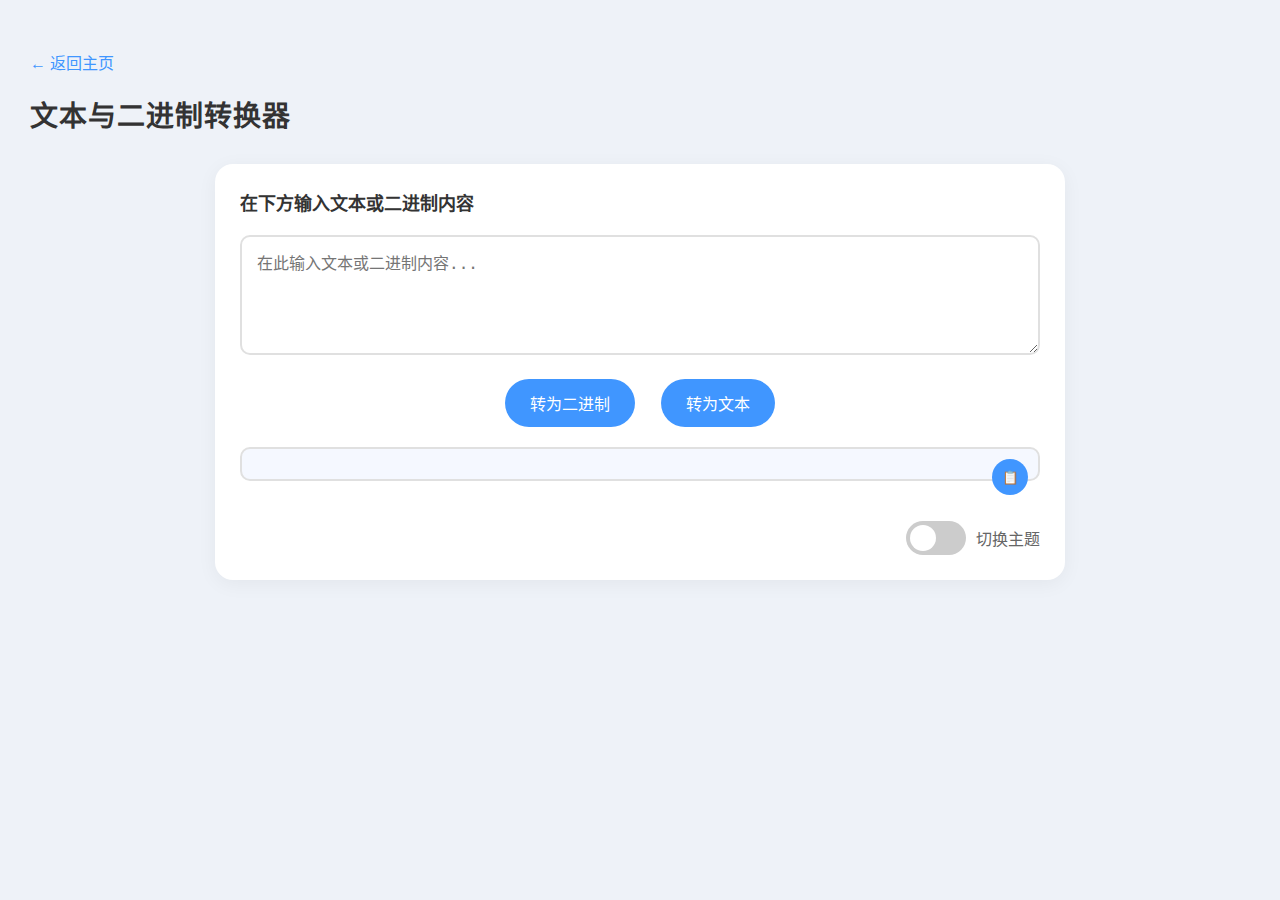
<file: 文本与二进制转换.html>
<!DOCTYPE html>
<html lang="zh-CN">
<head>
    <meta charset="UTF-8">
    <meta name="viewport" content="width=device-width, initial-scale=1.0">
    <title>文本与二进制转换器</title>
    <style>
        /* 整体样式 */
        body {
            font-family: 'Microsoft YaHei', sans-serif;
            background-color: #eef2f8;
            margin: 0;
            padding: 30px;
            color: #333;
            transition: all 0.3s ease;
        }
        
        /* 暗色主题 */
        body.dark-theme {
            background-color: #1f1f1f;
            color: #f0f0f0;
        }
        
        /* 页面标题 */
        .site-header {
            text-align: left;
            padding: 20px 0 30px 0;
        }
        
        .site-header h1 {
            font-size: 28px;
            margin: 0;
            font-weight: 600;
            letter-spacing: 1px;
            color: #333;
        }
        
        body.dark-theme .site-header h1 {
            color: #f0f0f0;
        }
        
        /* 卡片样式 */
        .card {
            background-color: white;
            border-radius: 18px;
            box-shadow: 0 4px 20px rgba(0, 0, 0, 0.05);
            overflow: hidden;
            width: 100%;
            max-width: 800px;
            padding: 25px;
            margin: 0 auto;
        }
        
        body.dark-theme .card {
            background-color: #2d2d2d;
            box-shadow: 0 4px 20px rgba(0, 0, 0, 0.3);
        }
        
        .card-title {
            font-size: 18px;
            font-weight: 600;
            color: #333;
            margin-bottom: 20px;
        }
        
        body.dark-theme .card-title {
            color: #e0e0e0;
        }
        
        /* 输入框 */
        textarea {
            width: 100%;
            height: 120px;
            padding: 15px;
            font-size: 16px;
            box-sizing: border-box;
            border: 2px solid #e0e0e0;
            border-radius: 10px;
            resize: vertical;
            background-color: white;
            color: #333;
            transition: all 0.3s ease;
            margin-bottom: 20px;
            line-height: 1.5;
        }
        
        body.dark-theme textarea {
            background-color: #3d3d3d;
            border-color: #444;
            color: #f0f0f0;
        }
        
        textarea:focus {
            border-color: #4096ff;
            outline: none;
        }
        
        /* 按钮样式 */
        .action-btn {
            background-color: #4096ff;
            color: white;
            border: none;
            border-radius: 100px;
            padding: 12px 25px;
            font-size: 16px;
            cursor: pointer;
            transition: background-color 0.3s;
            font-weight: 500;
            margin: 0 8px;
        }
        
        .action-btn:hover {
            background-color: #2a7de1;
        }
        
        .buttons-container {
            margin-bottom: 20px;
            display: flex;
            justify-content: center;
            flex-wrap: wrap;
            gap: 10px;
        }
        
        /* 结果区域 */
        .output-container {
            margin-top: 20px;
            padding: 15px;
            background-color: #f5f8ff;
            border-radius: 10px;
            border: 2px solid #e0e0e0;
            position: relative;
            transition: all 0.3s ease;
        }
        
        body.dark-theme .output-container {
            background-color: #3d3d3d;
            border-color: #444;
        }
        
        .output {
            font-size: 16px;
            word-wrap: break-word;
            color: #333;
            line-height: 1.6;
            padding-right: 50px;
            font-family: 'Courier New', monospace;
        }
        
        body.dark-theme .output {
            color: #f0f0f0;
        }
        
        .copy-button {
            position: absolute;
            top: 10px;
            right: 10px;
            background-color: #4096ff;
            color: white;
            border: none;
            border-radius: 50px;
            width: 36px;
            height: 36px;
            display: flex;
            align-items: center;
            justify-content: center;
            cursor: pointer;
            transition: background-color 0.3s;
        }
        
        .copy-button:hover {
            background-color: #2a7de1;
        }
        
        /* 主题切换开关 */
        .theme-switch-wrapper {
            display: flex;
            align-items: center;
            justify-content: flex-end;
            margin-top: 40px;
        }
        
        .theme-switch {
            display: inline-block;
            height: 34px;
            position: relative;
            width: 60px;
        }
        
        .theme-switch input {
            display: none;
        }
        
        .slider {
            background-color: #ccc;
            bottom: 0;
            cursor: pointer;
            left: 0;
            position: absolute;
            right: 0;
            top: 0;
            transition: .4s;
            border-radius: 34px;
        }
        
        .slider:before {
            background-color: white;
            bottom: 4px;
            content: "";
            height: 26px;
            left: 4px;
            position: absolute;
            transition: .4s;
            width: 26px;
            border-radius: 50%;
        }
        
        input:checked + .slider {
            background-color: #2196F3;
        }
        
        input:checked + .slider:before {
            transform: translateX(26px);
        }
        
        .theme-switch-label {
            margin-left: 10px;
            font-size: 16px;
            color: #666;
        }
        
        body.dark-theme .theme-switch-label {
            color: #cccccc;
        }
        
        /* 返回按钮 */
        .back-link {
            display: inline-block;
            margin-bottom: 20px;
            color: #4096ff;
            text-decoration: none;
            font-weight: 500;
            transition: color 0.3s;
        }
        
        .back-link:hover {
            color: #2a7de1;
        }
        
        body.dark-theme .back-link {
            color: #5baeff;
        }
        
        body.dark-theme .back-link:hover {
            color: #8ac5ff;
        }
        
        /* 响应式设计 */
        @media (max-width: 768px) {
            body {
                padding: 20px;
            }
            
            .card {
                padding: 20px;
            }
            
            .action-btn {
                margin-bottom: 10px;
            }
        }
    </style>
</head>
<body>
    <!-- 网站标题 -->
    <header class="site-header">
        <a href="../mycode.html" class="back-link">← 返回主页</a>
        <h1>文本与二进制转换器</h1>
    </header>
    
    <!-- 主要内容卡片 -->
    <div class="card">
        <div class="card-title">在下方输入文本或二进制内容</div>
        <textarea id="inputText" placeholder="在此输入文本或二进制内容..."></textarea>
        <div class="buttons-container">
            <button class="action-btn" onclick="convertToBinary()">转为二进制</button>
            <button class="action-btn" onclick="convertToText()">转为文本</button>
        </div>
        <div class="output-container">
            <div class="output" id="output"></div>
            <button class="copy-button" onclick="copyOutput()" title="复制">📋</button>
        </div>
        
        <!-- 主题切换开关 -->
        <div class="theme-switch-wrapper">
            <label class="theme-switch" for="checkbox">
                <input type="checkbox" id="checkbox" />
                <div class="slider"></div>
            </label>
            <span class="theme-switch-label">切换主题</span>
        </div>
    </div>

    <script>
        function convertToBinary() {
            const input = document.getElementById('inputText').value.trim();
            if (!input) {
                alert('请输入文本！');
                return;
            }

            let binaryOutput = '';
            for (let i = 0; i < input.length; i++) {
                const charCode = input.charCodeAt(i);
                if (charCode >= 0 && charCode <= 65535) { 
                    const binary = charCode.toString(2).padStart(16, '0'); 
                    binaryOutput += binary + ' '; 
                } else {
                    alert('输入包含无效字符，请检查后重试！');
                    return;
                }
            }
            document.getElementById('output').textContent = binaryOutput.trim();
        }

        function convertToText() {
            const input = document.getElementById('inputText').value.trim();
            if (!input) {
                alert('请输入二进制文本！');
                return;
            }

            const binaryArray = input.split(' ');
            let textOutput = '';

            for (let i = 0; i < binaryArray.length; i++) {
                const binary = binaryArray[i];
                if (binary) {
                    const charCode = parseInt(binary, 2);
                    if (!isNaN(charCode)) {
                        textOutput += String.fromCharCode(charCode);
                    } else {
                        alert('输入包含无效的二进制数据，请检查后重试！');
                        return;
                    }
                }
            }

            document.getElementById('output').textContent = textOutput;
        }

        function copyOutput() {
            const outputText = document.getElementById('output').textContent;
            if (!outputText) {
                alert('没有内容可复制！');
                return;
            }

            if (navigator.clipboard) {
                navigator.clipboard.writeText(outputText)
                    .then(() => alert('已复制到剪贴板！'))
                    .catch(() => alert('复制失败，请手动复制。'));
            } else {
                const tempTextarea = document.createElement('textarea');
                tempTextarea.value = outputText;
                document.body.appendChild(tempTextarea);
                tempTextarea.select();
                document.execCommand('copy');
                document.body.removeChild(tempTextarea);
                alert('已复制到剪贴板！');
            }
        }
        
        // 主题切换功能
        const checkbox = document.getElementById('checkbox');
        
        // 检查是否有保存的主题设置
        if (localStorage.getItem('darkTheme') === 'true') {
            document.body.classList.add('dark-theme');
            checkbox.checked = true;
        }
        
        checkbox.addEventListener('change', function() {
            if (this.checked) {
                document.body.classList.add('dark-theme');
                localStorage.setItem('darkTheme', 'true');
            } else {
                document.body.classList.remove('dark-theme');
                localStorage.setItem('darkTheme', 'false');
            }
        });
    </script>
</body>
</html>
</file>
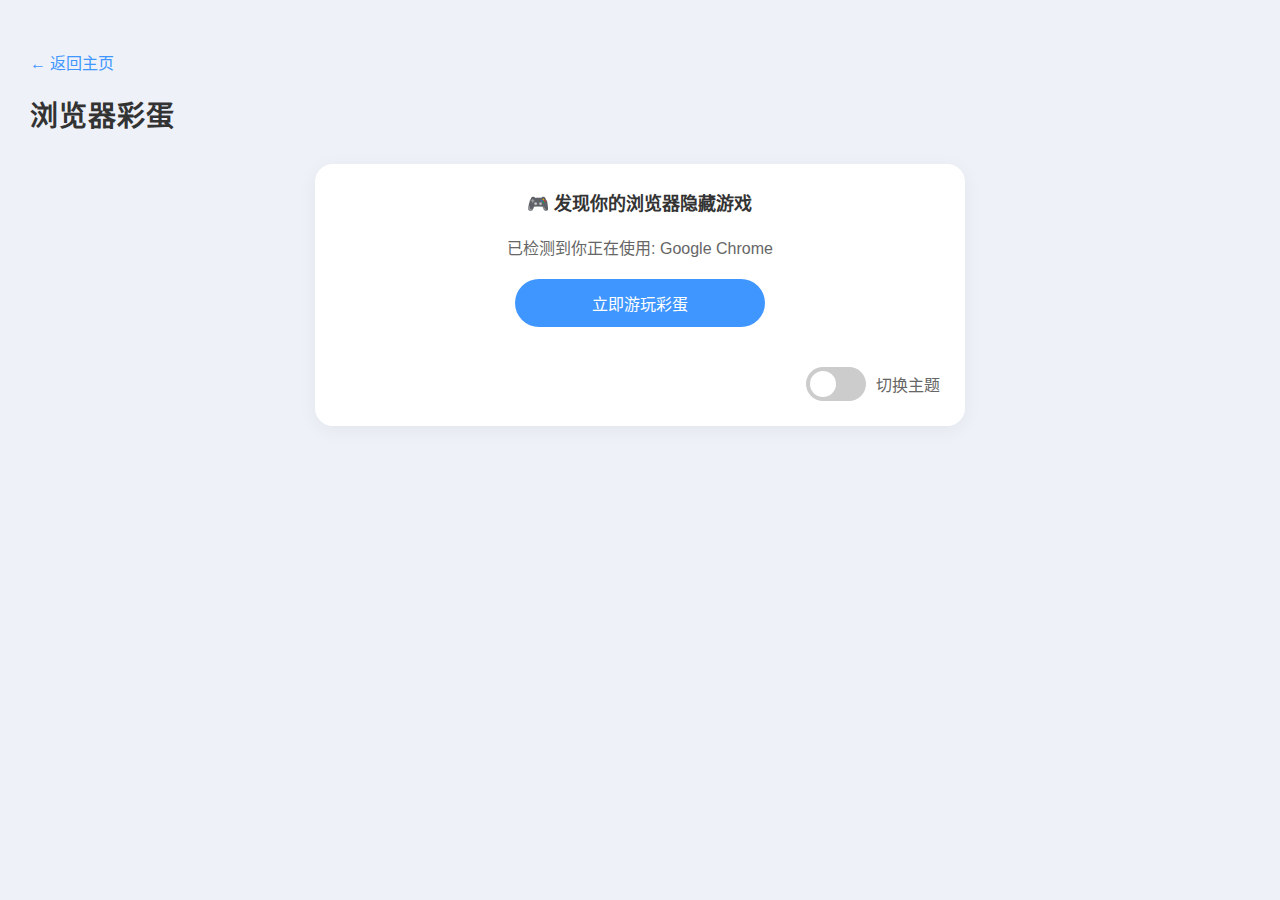
<file: 浏览器彩蛋.html>
<!DOCTYPE html>
<html lang="zh-CN">
<head>
    <meta charset="UTF-8">
    <meta name="viewport" content="width=device-width, initial-scale=1.0, maximum-scale=5.0, user-scalable=yes">
    <title>浏览器彩蛋</title>
    <style>
        /* 整体样式 */
        body {
            font-family: 'Microsoft YaHei', sans-serif;
            background-color: #eef2f8;
            margin: 0;
            padding: 30px;
            color: #333;
            transition: all 0.3s ease;
        }
        
        /* 暗色主题 */
        body.dark-theme {
            background-color: #1f1f1f;
            color: #f0f0f0;
        }
        
        /* 页面标题 */
        .site-header {
            text-align: left;
            padding: 20px 0 30px 0;
        }
        
        .site-header h1 {
            font-size: 28px;
            margin: 0;
            font-weight: 600;
            letter-spacing: 1px;
            color: #333;
        }
        
        body.dark-theme .site-header h1 {
            color: #f0f0f0;
        }
        
        /* 卡片样式 */
        .card {
            background-color: white;
            border-radius: 18px;
            box-shadow: 0 4px 20px rgba(0, 0, 0, 0.05);
            overflow: hidden;
            width: 100%;
            max-width: 600px;
            padding: 25px;
            margin: 0 auto;
            position: relative;
        }
        
        body.dark-theme .card {
            background-color: #2d2d2d;
            box-shadow: 0 4px 20px rgba(0, 0, 0, 0.3);
        }
        
        .card-title {
            font-size: 18px;
            font-weight: 600;
            color: #333;
            margin-bottom: 20px;
            text-align: center;
        }
        
        body.dark-theme .card-title {
            color: #e0e0e0;
        }
        
        /* 结果显示 */
        #result {
            text-align: center;
            margin-bottom: 20px;
            font-size: 16px;
            color: #666;
        }
        
        body.dark-theme #result {
            color: #cccccc;
        }
        
        /* 按钮样式 */
        .action-btn {
            background-color: #4096ff;
            color: white;
            border: none;
            border-radius: 100px;
            padding: 12px 25px;
            font-size: 16px;
            cursor: pointer;
            transition: background-color 0.3s;
            font-weight: 500;
            display: block;
            margin: 0 auto 25px auto;
            width: 100%;
            max-width: 250px;
        }
        
        .action-btn:hover {
            background-color: #2a7de1;
            transform: translateY(-2px);
            box-shadow: 0 4px 8px rgba(0, 0, 0, 0.1);
        }
        
        .action-btn:active {
            transform: translateY(0);
        }
        
        /* 提示框样式 */
        .alert-box {
            padding: 15px;
            border-radius: 10px;
            margin: 15px 0;
            display: none;
            align-items: center;
            background-color: #f5f8ff;
            border-left: 4px solid #4096ff;
            overflow: hidden;
            transition: all 0.3s ease;
        }
        
        body.dark-theme .alert-box {
            background-color: #3d3d3d;
            border-color: #5baeff;
        }
        
        .alert-box.visible {
            display: flex;
            animation: slideIn 0.4s ease forwards, floatEffect 3s infinite ease-in-out;
        }
        
        .alert-box.info {
            border-color: #4096ff;
        }
        
        .alert-box.success {
            border-color: #52c41a;
        }
        
        .alert-box.warning {
            border-color: #faad14;
        }
        
        .alert-text {
            flex: 1;
            margin: 0 15px 0 5px;
            word-break: break-all;
            font-size: 15px;
            line-height: 1.5;
            color: #333;
        }
        
        body.dark-theme .alert-text {
            color: #f0f0f0;
        }
        
        .copy-btn {
            background-color: #4096ff;
            color: white;
            border: none;
            border-radius: 50px;
            padding: 8px 15px;
            font-size: 14px;
            cursor: pointer;
            transition: background-color 0.3s;
        }
        
        .copy-btn:hover {
            background-color: #2a7de1;
        }
        
        /* 动画效果 */
        @keyframes slideIn {
            from { 
                transform: translateY(-20px); 
                opacity: 0;
            }
            to { 
                transform: translateY(0); 
                opacity: 1;
            }
        }
        
        @keyframes floatEffect {
            0%, 100% { transform: translateY(0); }
            50% { transform: translateY(-5px); }
        }
        
        /* 主题切换开关 */
        .theme-switch-wrapper {
            display: flex;
            align-items: center;
            justify-content: flex-end;
            margin-top: 40px;
        }
        
        .theme-switch {
            display: inline-block;
            height: 34px;
            position: relative;
            width: 60px;
        }
        
        .theme-switch input {
            display: none;
        }
        
        .slider {
            background-color: #ccc;
            bottom: 0;
            cursor: pointer;
            left: 0;
            position: absolute;
            right: 0;
            top: 0;
            transition: .4s;
            border-radius: 34px;
        }
        
        .slider:before {
            background-color: white;
            bottom: 4px;
            content: "";
            height: 26px;
            left: 4px;
            position: absolute;
            transition: .4s;
            width: 26px;
            border-radius: 50%;
        }
        
        input:checked + .slider {
            background-color: #2196F3;
        }
        
        input:checked + .slider:before {
            transform: translateX(26px);
        }
        
        .theme-switch-label {
            margin-left: 10px;
            font-size: 16px;
            color: #666;
        }
        
        body.dark-theme .theme-switch-label {
            color: #cccccc;
        }
        
        /* 返回按钮 */
        .back-link {
            display: inline-block;
            margin-bottom: 20px;
            color: #4096ff;
            text-decoration: none;
            font-weight: 500;
            transition: color 0.3s;
        }
        
        .back-link:hover {
            color: #2a7de1;
        }
        
        body.dark-theme .back-link {
            color: #5baeff;
        }
        
        body.dark-theme .back-link:hover {
            color: #8ac5ff;
        }
        
        /* 响应式设计 */
        @media (max-width: 768px) {
            body {
                padding: 20px;
            }
            
            .card {
                padding: 20px;
            }
        }
    </style>
</head>
<body>
    <!-- 网站标题 -->
    <header class="site-header">
        <a href="../mycode.html" class="back-link">← 返回主页</a>
        <h1>浏览器彩蛋</h1>
    </header>
    
    <!-- 主要内容卡片 -->
    <div class="card">
        <div class="card-title">🎮 发现你的浏览器隐藏游戏</div>
        <div id="result">正在识别你的设备...</div>
        <button class="action-btn" onclick="activateEasterEgg()">立即游玩彩蛋</button>
        
        <div id="alertBox" class="alert-box">
            <span class="alert-text" id="alertText"></span>
            <button class="copy-btn" onclick="copyToClipboard()">复制</button>
        </div>
        
        <!-- 主题切换开关 -->
        <div class="theme-switch-wrapper">
            <label class="theme-switch" for="checkbox">
                <input type="checkbox" id="checkbox" />
                <div class="slider"></div>
            </label>
            <span class="theme-switch-label">切换主题</span>
        </div>
    </div>

    <script>
        function detectBrowser() {
            const ua = navigator.userAgent;
            let browser = {
                name: '未知浏览器',
                isMobile: /Mobi|Android|iPhone|iPad|iPod|Windows Phone/i.test(ua)
            };

            const browserMap = {
                'Edg': 'Microsoft Edge',
                'Chrome': 'Google Chrome',
                'Firefox': 'Mozilla Firefox',
                'Safari': 'Apple Safari'
            };

            for (const [key, value] of Object.entries(browserMap)) {
                if (ua.includes(key)) {
                    browser.name = value;
                    if (browser.isMobile) browser.name += ' Mobile';
                    break;
                }
            }
            return browser;
        }

        function showAlert(message, type = 'info') {
            const alertBox = document.getElementById('alertBox');
            const alertText = document.getElementById('alertText');
            alertText.textContent = message;
            alertBox.className = `alert-box ${type} visible`;
            
            clearTimeout(window.alertTimeout);
            window.alertTimeout = setTimeout(() => {
                alertBox.className = 'alert-box';
            }, 5000);
        }

        async function copyToClipboard() {
            try {
                const alertText = document.getElementById('alertText').textContent;
                await navigator.clipboard.writeText(alertText);
                showAlert('复制成功！', 'success');
            } catch (err) {
                showAlert('复制失败，请手动复制', 'warning');
            }
        }

        function activateEasterEgg() {
            const browser = detectBrowser();

            if (browser.name.includes('Chrome') || browser.name.includes('Edge')) {
                if (!browser.isMobile) {
                    showAlert('在浏览器地址栏输入: chrome://dino 或者 断开网络连接后刷新页面', 'info');
                } else {
                    showAlert('在Chrome Mobile中，断开网络后刷新页面来玩恐龙游戏', 'info');
                }
            } else if (browser.name.includes('Firefox')) {
                if (!browser.isMobile) {
                    showAlert('在浏览器地址栏输入: about:robots', 'info');
                } else {
                    showAlert('Firefox Mobile没有明显的彩蛋游戏，可以尝试在地址栏输入about:robots看看其他彩蛋', 'info');
                }
            } else if (browser.name.includes('Safari')) {
                showAlert('Safari没有专门的游戏彩蛋，但可以试试在 Spotlight 搜索"昭和平成令和"', 'info');
            } else {
                showAlert('无法确定你的浏览器，请尝试断开网络后刷新页面看是否有恐龙游戏', 'warning');
            }
        }

        window.onload = function() {
            const browser = detectBrowser();
            document.getElementById('result').textContent = `已检测到你正在使用: ${browser.name}`;
        };
        
        // 主题切换功能
        const checkbox = document.getElementById('checkbox');
        
        // 检查是否有保存的主题设置
        if (localStorage.getItem('darkTheme') === 'true') {
            document.body.classList.add('dark-theme');
            checkbox.checked = true;
        }
        
        checkbox.addEventListener('change', function() {
            if (this.checked) {
                document.body.classList.add('dark-theme');
                localStorage.setItem('darkTheme', 'true');
            } else {
                document.body.classList.remove('dark-theme');
                localStorage.setItem('darkTheme', 'false');
            }
        });
    </script>
</body>
</html>
</file>
<file: style.css>
/* --- 全局样式 & 魔法书房主题 --- */
@import url('https://fonts.googleapis.com/css2?family=Pacifico&family=Nunito:wght@400;700;900&display=swap');

:root {
    --font-main: 'Nunito', sans-serif;
    --font-title: 'Pacifico', cursive;
    --color-primary: #8a4b0f; /* 深棕色木纹感 */
    --color-secondary: #e6a83d; /* 金色点缀 */
    --color-text: #4d2c0b;
    --color-light-bg: #fdf6e7; /* 羊皮纸色 */
    --card-size: 120px;
    --gap-size: 15px;
}

body {
    font-family: var(--font-main);
    color: var(--color-text);
    display: flex;
    justify-content: center;
    align-items: flex-start;
    min-height: 100vh;
    margin: 0;
    padding: 20px;
    /* 强烈推荐使用背景图 */
    background-image: url('background.jpg');
    background-color: #3e2723; /* 后备颜色 */
    background-size: cover;
    background-position: center;
    background-attachment: fixed;
    overflow-x: hidden;
}

.container {
    width: 100%;
    max-width: 1200px;
    text-align: center;
}

/* --- 魔法标题 --- */
#main-title {
    font-family: var(--font-title);
    font-size: 4.5rem;
    color: white;
    text-shadow: 0 2px 0 #a56a39, 0 4px 5px rgba(0,0,0,0.5), 0 0 40px var(--color-secondary);
    cursor: pointer;
    transition: transform 0.3s ease;
}
#main-title:hover {
    transform: scale(1.05);
}

/* --- 羊皮纸菜单栏 --- */
.menu {
    display: flex;
    justify-content: center;
    align-items: center;
    flex-wrap: wrap;
    gap: 25px;
    margin: 25px auto;
    padding: 20px 30px;
    background-image: url('paper.png'); /* 推荐使用羊皮纸纹理 */
    background-color: var(--color-light-bg); /* 后备颜色 */
    border-radius: 15px;
    box-shadow: 0 10px 20px rgba(0,0,0,0.4), inset 0 0 15px rgba(138, 75, 15, 0.3);
    border: 2px solid #c5a068;
}

/* --- 魔法滑块 --- */
.slider-container {
    font-size: 1.2em;
    font-weight: 700;
}
#pair-slider {
    -webkit-appearance: none; appearance: none;
    width: 200px; height: 12px;
    background: #d4bda1;
    border-radius: 6px;
    border: 2px solid #b48c5a;
    outline: none;
}
#pair-slider::-webkit-slider-thumb {
    -webkit-appearance: none; appearance: none;
    width: 28px; height: 28px;
    background: radial-gradient(circle, #ffe4a7 0%, var(--color-secondary) 100%);
    cursor: pointer;
    border-radius: 50%;
    border: 3px solid white;
    box-shadow: 0 0 10px var(--color-secondary);
}

/* --- 3D质感游戏按钮 --- */
.menu-btn, .modal-btn {
    display: flex;
    align-items: center;
    gap: 10px;
    padding: 12px 25px;
    font-family: var(--font-main);
    font-size: 1.1em;
    font-weight: 700;
    color: white;
    text-shadow: 1px 1px 2px rgba(0,0,0,0.5);
    border: none;
    border-radius: 50px;
    cursor: pointer;
    transition: transform 0.1s ease, box-shadow 0.1s ease;
    box-shadow: 0 5px 0 #1b6381, 0 8px 15px rgba(0,0,0,0.3);
    background: linear-gradient(180deg, #4da9d1 0%, #2980b9 100%);
}
.menu-btn:hover {
    background: linear-gradient(180deg, #6ec0e0 0%, #3a99d8 100%);
}
.menu-btn:active {
    transform: translateY(3px);
    box-shadow: 0 2px 0 #1b6381, 0 5px 10px rgba(0,0,0,0.4);
}
#start-btn.restarting, #start-btn.restarting:hover {
    box-shadow: 0 5px 0 #a02d2d, 0 8px 15px rgba(0,0,0,0.3);
    background: linear-gradient(180deg, #f55a5a 0%, #d32f2f 100%);
}
#start-btn.restarting:active {
    transform: translateY(3px);
    box-shadow: 0 2px 0 #a02d2d, 0 5px 10px rgba(0,0,0,0.4);
}
.modal-btn {
    box-shadow: 0 5px 0 #b47f0d, 0 8px 15px rgba(0,0,0,0.3);
    background: linear-gradient(180deg, #fdd835 0%, #f9a825 100%);
}
.modal-btn:hover {
    background: linear-gradient(180deg, #ffeb3b 0%, #fbc02d 100%);
}
.modal-btn:active {
    transform: translateY(3px);
    box-shadow: 0 2px 0 #b47f0d, 0 5px 10px rgba(0,0,0,0.4);
}

/* --- SVG图标 (内联在CSS中) --- */
.icon {
    width: 20px;
    height: 20px;
    background-color: white;
    -webkit-mask-size: contain; mask-size: contain;
    -webkit-mask-repeat: no-repeat; mask-repeat: no-repeat;
    -webkit-mask-position: center; mask-position: center;
}
#import-btn .icon {
    -webkit-mask-image: url("data:image/svg+xml,%3Csvg xmlns='http://www.w3.org/2000/svg' viewBox='0 0 24 24' fill='none' stroke='currentColor' stroke-width='2' stroke-linecap='round' stroke-linejoin='round'%3E%3Cpath d='M21 15v4a2 2 0 0 1-2 2H5a2 2 0 0 1-2-2v-4'/%3E%3Cpolyline points='17 8 12 3 7 8'/%3E%3Cline x1='12' y1='3' x2='12' y2='15'/%3E%3C/svg%3E");
    mask-image: url("data:image/svg+xml,%3Csvg xmlns='http://www.w3.org/2000/svg' viewBox='0 0 24 24' fill='none' stroke='currentColor' stroke-width='2' stroke-linecap='round' stroke-linejoin='round'%3E%3Cpath d='M21 15v4a2 2 0 0 1-2 2H5a2 2 0 0 1-2-2v-4'/%3E%3Cpolyline points='17 8 12 3 7 8'/%3E%3Cline x1='12' y1='3' x2='12' y2='15'/%3E%3C/svg%3E");
}
#start-btn .icon {
    -webkit-mask-image: url("data:image/svg+xml,%3Csvg xmlns='http://www.w3.org/2000/svg' viewBox='0 0 24 24' fill='none' stroke='currentColor' stroke-width='2' stroke-linecap='round' stroke-linejoin='round'%3E%3Cpolygon points='5 3 19 12 5 21 5 3'/%3E%3C/svg%3E");
    mask-image: url("data:image/svg+xml,%3Csvg xmlns='http://www.w3.org/2000/svg' viewBox='0 0 24 24' fill='none' stroke='currentColor' stroke-width='2' stroke-linecap='round' stroke-linejoin='round'%3E%3Cpolygon points='5 3 19 12 5 21 5 3'/%3E%3C/svg%3E");
}
#continue-btn .icon {
    -webkit-mask-image: url("data:image/svg+xml,%3Csvg xmlns='http://www.w3.org/2000/svg' viewBox='0 0 24 24' fill='none' stroke='currentColor' stroke-width='2' stroke-linecap='round' stroke-linejoin='round'%3E%3Cpath d='m9 18 6-6-6-6'/%3E%3C/svg%3E");
    mask-image: url("data:image/svg+xml,%3Csvg xmlns='http://www.w3.org/2000/svg' viewBox='0 0 24 24' fill='none' stroke='currentColor' stroke-width='2' stroke-linecap='round' stroke-linejoin='round'%3E%3Cpath d='m9 18 6-6-6-6'/%3E%3C/svg%3E");
}


/* --- 计时器 --- */
.timer {
    font-size: 1.5em;
    font-weight: bold;
    color: #fff;
    text-shadow: 1px 1px 3px rgba(0,0,0,0.5);
    margin-bottom: 25px;
    background: rgba(0,0,0,0.3);
    padding: 10px 25px;
    border-radius: 10px;
    display: inline-block;
    border: 1px solid rgba(255,255,255,0.2);
}

/* --- 游戏面板 --- */
#game-board {
    display: grid;
    grid-template-columns: repeat(auto-fit, minmax(var(--card-size), 1fr));
    gap: var(--gap-size);
    justify-content: center;
    position: relative;
}
#game-board.locked .card:not(.matched) {
    cursor: not-allowed;
    opacity: 0.8;
}

/* --- 木制卡牌 --- */
/* --- 木制卡牌 --- */
.card {
    width: var(--card-size);
    height: var(--card-size);
    border-radius: 10px;
    display: flex;
    justify-content: center;
    align-items: center;
    font-size: 1.3em;
    font-weight: 700; /* 恢复到适中的粗细 */

    /* ★★★核心修改★★★ */
    color: white; /* 直接将字体颜色设为白色 */
    text-shadow: 1px 1px 3px rgba(0, 0, 0, 0.7), 0 0 5px rgba(0, 0, 0, 0.5); /* 添加强烈的黑色阴影来衬托白色文字，确保清晰度 */

    cursor: pointer;
    box-shadow: 0 4px 0px #8f663b, 0 8px 10px rgba(0,0,0,0.3);
    transition: all 0.2s ease;
    user-select: none;
    padding: 8px;
    text-align: center;
    word-break: break-word;
    background-image: url('wood.png'); /* 推荐使用木纹纹理 */
    background-color: #c9a67b; /* 后备颜色 */
    position: relative; /* 为了粒子效果 */
    overflow: hidden; /* 为了粒子效果 */
}
.card:active {
    transform: translateY(2px);
    box-shadow: 0 2px 0px #8f663b;
}

/* 卡牌选中效果 - 魔法光晕 */
.card.selected {
    transform: translateY(-5px) scale(1.05);
    box-shadow: 0 6px 0px #ab7945, 0 10px 30px rgba(255, 215, 0, 0.6), 0 0 20px var(--color-secondary);
    border: 2px solid var(--color-secondary);
}

/* --- 高级消除动画 (带粒子效果) --- */
.card.matched {
    animation: matched-zoom-out 0.6s forwards ease-in-out;
}
.card.matched::before, .card.matched::after {
    content: '';
    position: absolute;
    top: 50%;
    left: 50%;
    width: 150px;
    height: 150px;
    background: radial-gradient(circle, rgba(255,220,100,0.8) 0%, rgba(255,220,100,0) 70%);
    border-radius: 50%;
    transform: translate(-50%, -50%);
    opacity: 0;
    animation: matched-flash 0.6s forwards;
}
@keyframes matched-zoom-out {
    from { transform: scale(1); opacity: 1; }
    to { transform: scale(0); opacity: 0; }
}
@keyframes matched-flash {
    0% { transform: translate(-50%, -50%) scale(0); opacity: 1; }
    100% { transform: translate(-50%, -50%) scale(2); opacity: 0; }
}

/* --- 错误匹配抖动动画 --- */
.card.mismatched {
    animation: mismatched-shake 0.5s ease-in-out;
    background-color: #e57373; /* 红色闪烁提示 */
}
@keyframes mismatched-shake {
    0%, 100% { transform: translateX(0); }
    20%, 60% { transform: translateX(-10px) rotate(-5deg); }
    40%, 80% { transform: translateX(10px) rotate(5deg); }
}

/* --- 胜利模态框 --- */
.modal-overlay {
    position: fixed; top: 0; left: 0; width: 100%; height: 100%;
    background-color: rgba(0, 0, 0, 0.6);
    backdrop-filter: blur(8px); -webkit-backdrop-filter: blur(8px);
    display: flex; justify-content: center; align-items: center; z-index: 1000;
}
.modal-content {
    background-image: url('paper.png');
    background-color: var(--color-light-bg);
    padding: 40px; border-radius: 20px; text-align: center;
    box-shadow: 0 10px 40px rgba(0, 0, 0, 0.5), inset 0 0 20px rgba(138, 75, 15, 0.4);
    border: 3px solid #c5a068;
    animation: modal-appear 0.5s cubic-bezier(0.68, -0.55, 0.27, 1.55);
}
@keyframes modal-appear {
    from { transform: scale(0.5) rotate(15deg); opacity: 0; }
    to { transform: scale(1) rotate(0deg); opacity: 1; }
}
.win-icon {
    width: 100px;
    height: 100px;
    margin: 0 auto 20px;
    background-color: var(--color-secondary);
    -webkit-mask: url("data:image/svg+xml,%3Csvg xmlns='http://www.w3.org/2000/svg' viewBox='0 0 24 24' fill='none' stroke='currentColor' stroke-width='1' stroke-linecap='round' stroke-linejoin='round'%3E%3Cpath d='M12 8V21M12 8l4-4M12 8L8 4M4 12v8a2 2 0 0 0 2 2h12a2 2 0 0 0 2-2v-8M4 12H2M22 12h-2M15 12a3 3 0 1 0-6 0'/%3E%3C/svg%3E") no-repeat center / contain;
    mask: url("data:image/svg+xml,%3Csvg xmlns='http://www.w3.org/2000/svg' viewBox='0 0 24 24' fill='none' stroke='currentColor' stroke-width='1' stroke-linecap='round' stroke-linejoin='round'%3E%3Cpath d='M12 8V21M12 8l4-4M12 8L8 4M4 12v8a2 2 0 0 0 2 2h12a2 2 0 0 0 2-2v-8M4 12H2M22 12h-2M15 12a3 3 0 1 0-6 0'/%3E%3C/svg%3E") no-repeat center / contain;
    animation: win-icon-bounce 2s ease-in-out infinite;
}
@keyframes win-icon-bounce {
    0%, 100% { transform: translateY(0) scale(1); }
    50% { transform: translateY(-15px) scale(1.1); }
}
.modal-content h2 {
    color: var(--color-primary); font-size: 2.8em; font-weight: 900;
    margin-top: 0;
}
.modal-content p { font-size: 1.5em; color: var(--color-text); }


/* --- 响应式设计 --- */
@media (max-width: 768px) {
    :root { --card-size: 90px; --gap-size: 10px; }
    #main-title { font-size: 3rem; }
    .menu { flex-direction: column; }
    .modal-content { width: 90%; padding: 30px; }
}
</file>
